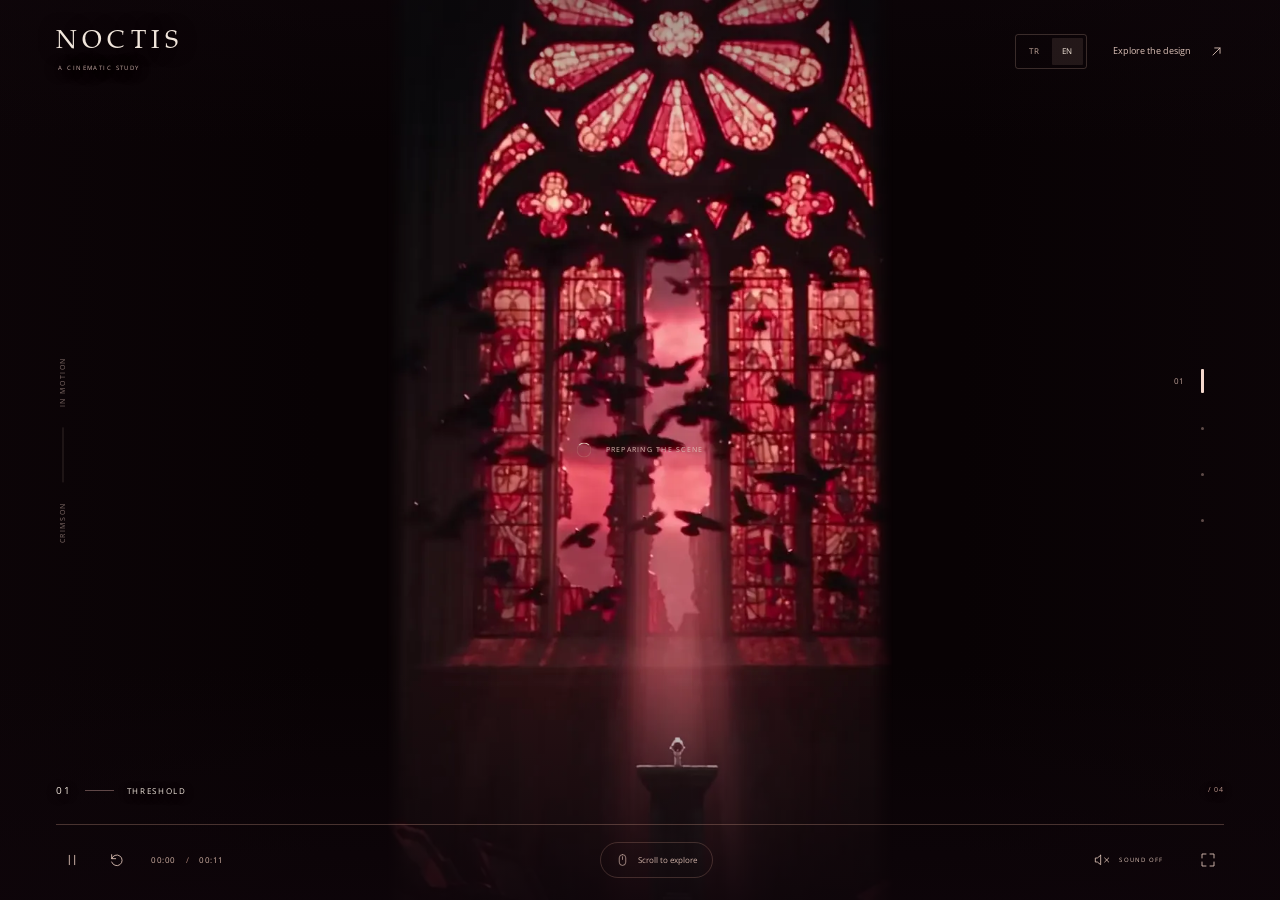
<file: index.html>
<!doctype html>
<html lang="tr">
<head>
  <meta charset="utf-8">
  <meta name="viewport" content="width=device-width,initial-scale=1,viewport-fit=cover">
  <meta name="theme-color" content="#110509">
  <meta name="description" content="Kızıl ışık, hareket eden kuzgunlar ve sinematik bir saat deneyimi. Filmi izle veya kaydırarak sahneleri yönet.">
  <title>NOCTIS — Crimson Film</title>
  <link rel="icon" href="assets/favicon.svg?v=3" type="image/svg+xml">
  <link rel="preload" as="image" href="assets/film-poster.webp">
  <link rel="stylesheet" href="cinematic.css">
  <meta name="application-name" content="NOCTIS">
  <meta name="apple-mobile-web-app-title" content="NOCTIS">
  <meta name="apple-mobile-web-app-capable" content="yes">
  <meta property="og:site_name" content="NOCTIS">
  <link rel="manifest" href="manifest.webmanifest">
  <link rel="apple-touch-icon" href="assets/noctis-192.png">
  <link rel="icon" href="assets/noctis-192.png" type="image/png" sizes="192x192">
  <link rel="stylesheet" href="branding.css">
  <script src="i18n.js?v=3" defer></script>
  <script src="cinematic.js?v=3" defer></script>
</head>
<body>
  <svg class="symbols" aria-hidden="true" xmlns="http://www.w3.org/2000/svg">
    <symbol id="play" viewBox="0 0 24 24"><path d="m8 5 11 7-11 7Z"/></symbol>
    <symbol id="pause" viewBox="0 0 24 24"><path d="M8 5v14M16 5v14"/></symbol>
    <symbol id="muted" viewBox="0 0 24 24"><path d="m10 5-5 4H2v6h3l5 4 0-14Zm6 4 6 6m0-6-6 6"/></symbol>
    <symbol id="sound" viewBox="0 0 24 24"><path d="m10 5-5 4H2v6h3l5 4V5Zm5 3a6 6 0 0 1 0 8m3-11a10 10 0 0 1 0 14"/></symbol>
    <symbol id="replay" viewBox="0 0 24 24"><path d="M4 10a8 8 0 1 1 0 5M4 4v6h6"/></symbol>
    <symbol id="fullscreen" viewBox="0 0 24 24"><path d="M9 3H3v6m12-6h6v6M3 15v6h6m12-6v6h-6"/></symbol>
    <symbol id="arrow" viewBox="0 0 24 24"><path d="M4 12h16m-6-6 6 6-6 6"/></symbol>
    <symbol id="scroll" viewBox="0 0 24 24"><rect x="6" y="2" width="12" height="20" rx="6"/><path d="M12 6v5"/></symbol>
  </svg>
  <main class="film-journey" id="film-journey"><h1 class="sr-only">Crimson — Sinematik saat filmi</h1>
    <div class="cinema" id="cinema">
      <div class="ambient" aria-hidden="true"><canvas id="ambient-canvas" width="180" height="320"></canvas></div>
      <div class="film-frame"><video id="film" autoplay muted loop playsinline preload="auto" poster="assets/film-poster.webp" aria-label="Kızıl bir katedralden saat ve kuzgun detaylarına ilerleyen sinematik reklam filmi"><source src="assets/crimson-film.mp4" type="video/mp4">Bu tarayıcı video oynatmayı desteklemiyor.</video></div>
      <div class="edge-shading" aria-hidden="true"></div><button type="button" class="exit-theatre" id="exit-theatre" aria-label="Sinema görünümünden çık" hidden>GÖRÜNÜMDEN ÇIK <span aria-hidden="true">×</span></button>
      <header class="cinema-header"><a class="brand" href="index.html" aria-label="NOCTIS film başlangıcı">NOCTIS<span>A CINEMATIC STUDY</span></a><div class="header-actions"><nav class="language-switch" data-language-switch aria-label="Dil seçimi"><button type="button" data-language="tr" lang="tr" aria-label="Türkçe" aria-pressed="true">TR</button><button type="button" data-language="en" lang="en" aria-label="English" aria-pressed="false">EN</button></nav><a class="design-link" href="atelier.html#koleksiyon">Tasarımı incele<svg aria-hidden="true"><use href="#arrow"/></svg></a></div></header>
      <div class="side-note" aria-hidden="true"><span>CRIMSON</span><i></i><span>IN MOTION</span></div>
      <div class="center-gate" id="center-gate" hidden><button type="button" id="start-film" class="start-film"><span class="start-circle"><svg aria-hidden="true"><use href="#play"/></svg></span><span>FİLMİ BAŞLAT</span></button></div>
      <div class="film-loading" id="film-loading" role="status"><span></span>SAHNE HAZIRLANIYOR</div>
      <div class="film-error" id="film-error" role="alert" hidden><p>Film yüklenemedi.</p><button type="button" id="retry-film">Yeniden dene</button></div>
      <nav class="scene-list" aria-label="Film sahneleri"><button type="button" data-seek="0" aria-label="Eşik sahnesi" aria-current="step"><span>01</span><i></i></button><button type="button" data-seek="3.4" aria-label="Çan sahnesi"><span>02</span><i></i></button><button type="button" data-seek="4.8" aria-label="Metal sahnesi"><span>03</span><i></i></button><button type="button" data-seek="7.8" aria-label="Kuzgun ve saat sahnesi"><span>04</span><i></i></button></nav>
      <div class="scroll-message" id="scroll-message" hidden><svg aria-hidden="true"><use href="#scroll"/></svg><span>KAYDIR · SAHNE SENİN KONTROLÜNDE</span></div>
      <footer class="film-controls" aria-label="Film kontrolleri">
        <div class="chapter-info"><span id="chapter-number">01</span><span class="short-rule"></span><span id="chapter-name">EŞİK</span><span class="chapter-total">/ 04</span></div>
        <div class="timeline"><label class="sr-only" for="film-progress">Film konumu</label><input id="film-progress" type="range" min="0" max="1000" step="1" value="0" aria-valuetext="0 saniye"><span class="timeline-track" aria-hidden="true"><span id="timeline-fill"></span></span></div>
        <div class="controls-row"><div class="playback-buttons"><button type="button" id="play-toggle" class="icon-button" aria-label="Filmi duraklat"><svg aria-hidden="true"><use href="#pause"/></svg></button><button type="button" id="replay-film" class="icon-button" aria-label="Filmi yeniden başlat"><svg aria-hidden="true"><use href="#replay"/></svg></button><span class="film-time"><span id="current-time">00:00</span><i>/</i><span id="total-time">00:12</span></span></div><button type="button" id="mode-toggle" class="mode-toggle" aria-pressed="false"><svg aria-hidden="true"><use href="#scroll"/></svg><span>Kaydırarak yönet</span></button><div class="right-buttons"><button type="button" id="sound-toggle" class="sound-toggle" aria-label="Filmin sesini aç" aria-pressed="false"><svg aria-hidden="true"><use href="#muted"/></svg><span>SES KAPALI</span></button><button type="button" id="fullscreen-toggle" class="icon-button" aria-label="Tam ekranı aç"><svg aria-hidden="true"><use href="#fullscreen"/></svg></button></div></div>
      </footer>
    </div>
  </main>
  <div class="film-toast" id="film-toast" role="status" aria-live="polite"></div>
  <noscript><div class="no-js">Filmi izlemek için <a href="assets/crimson-film.mp4">videoyu aç</a>.</div></noscript>
</body>
</html>
</file>
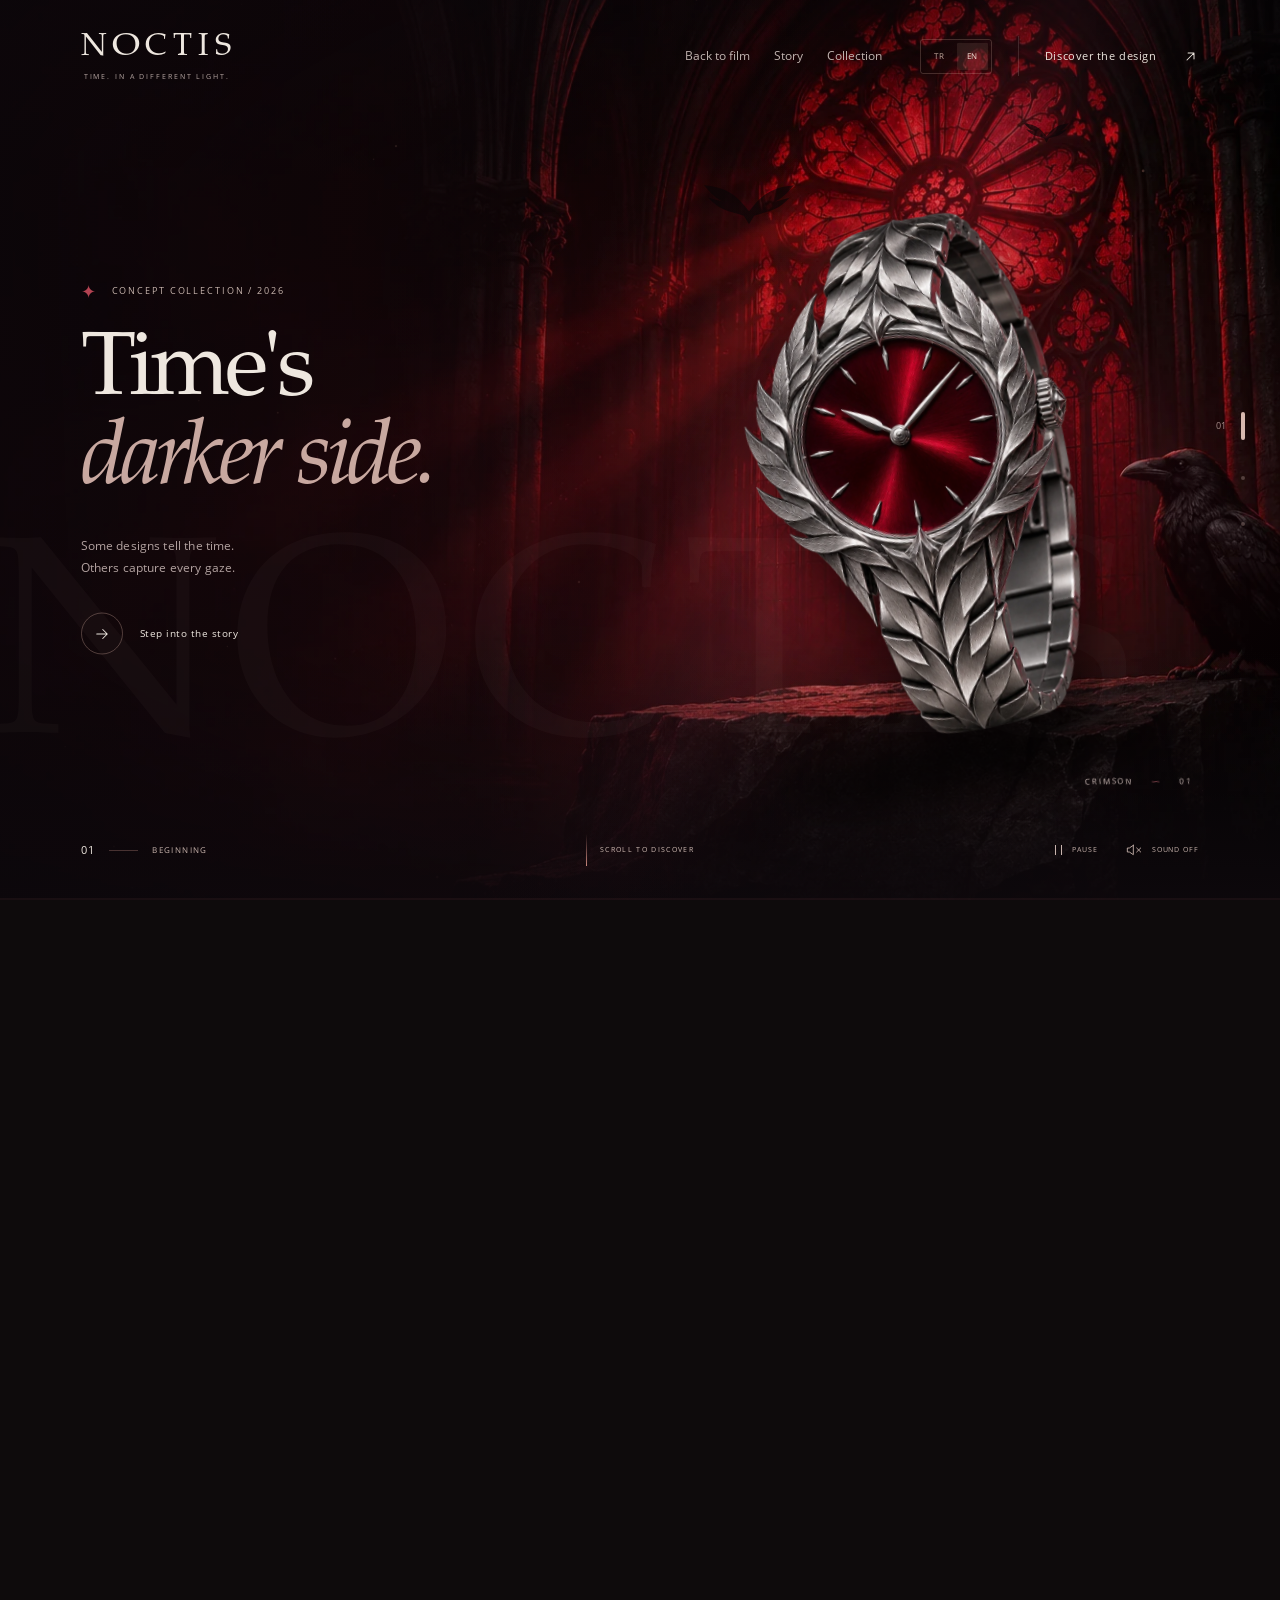
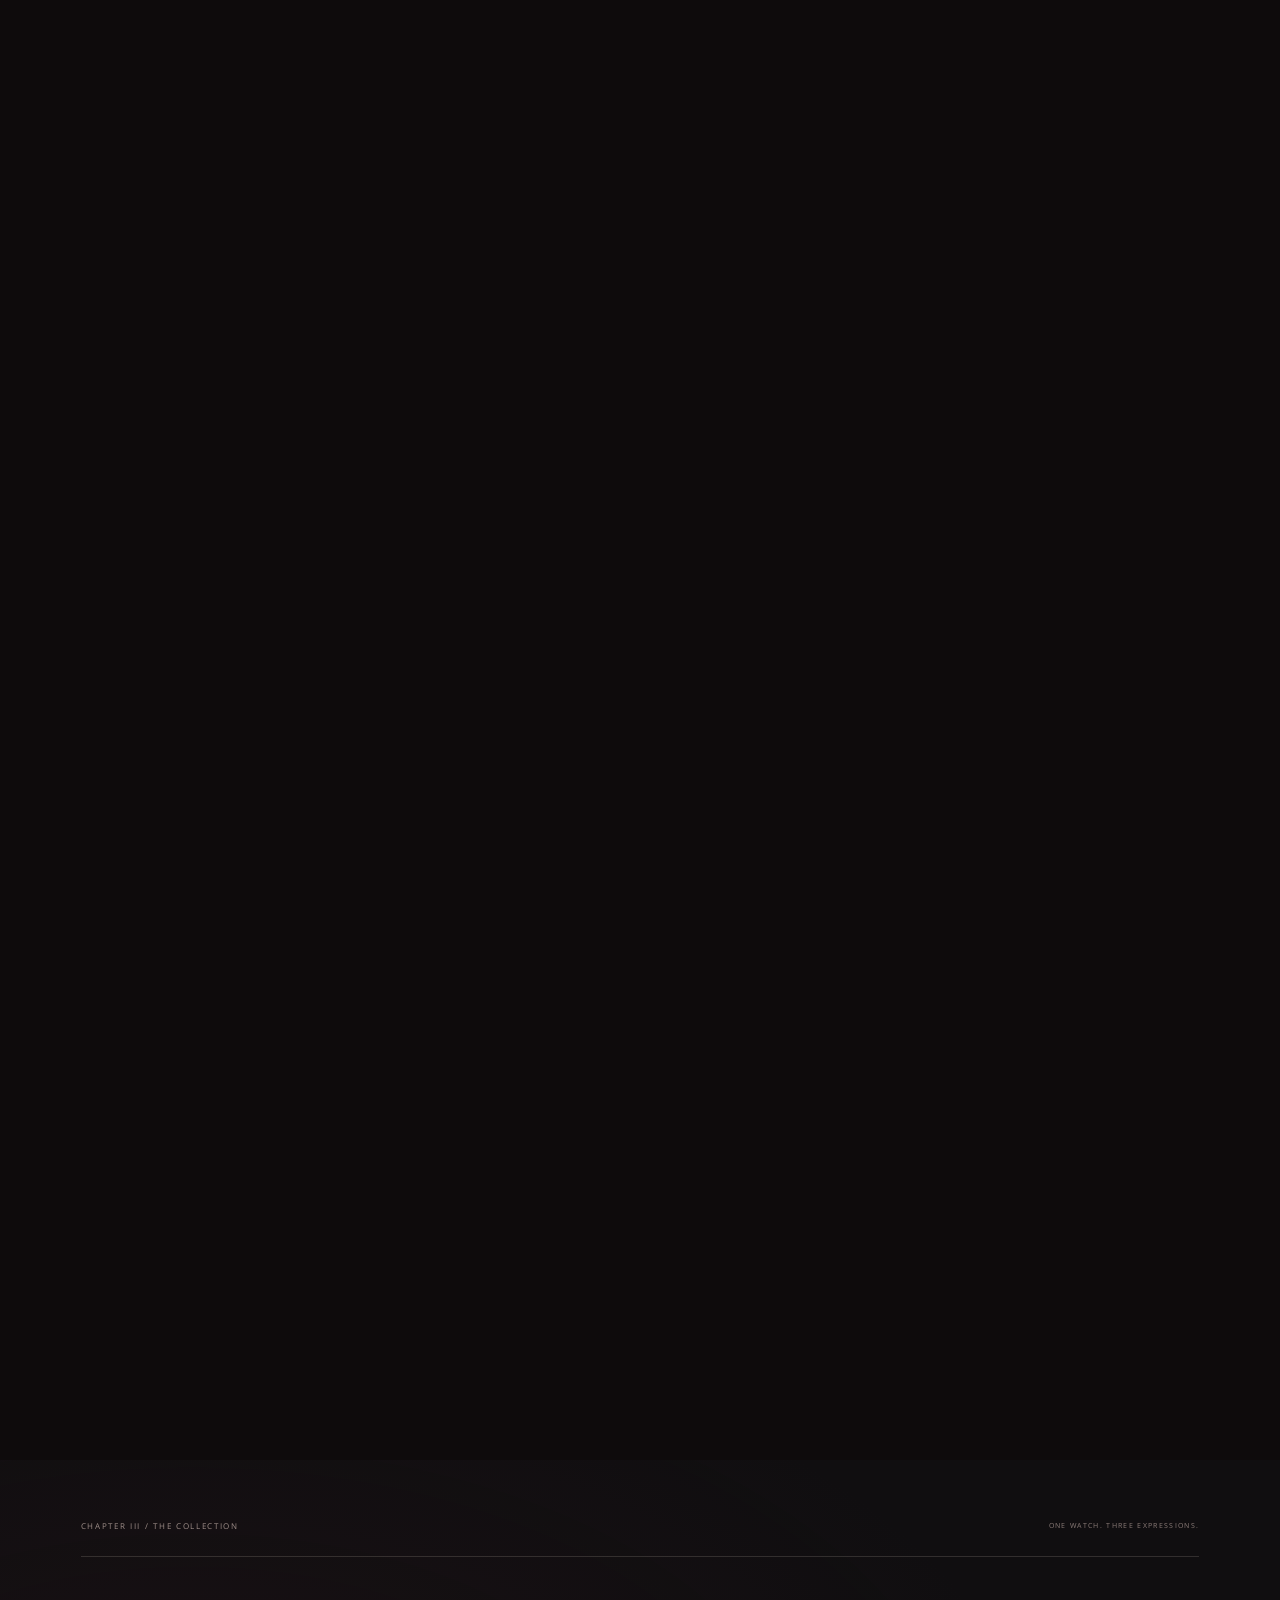
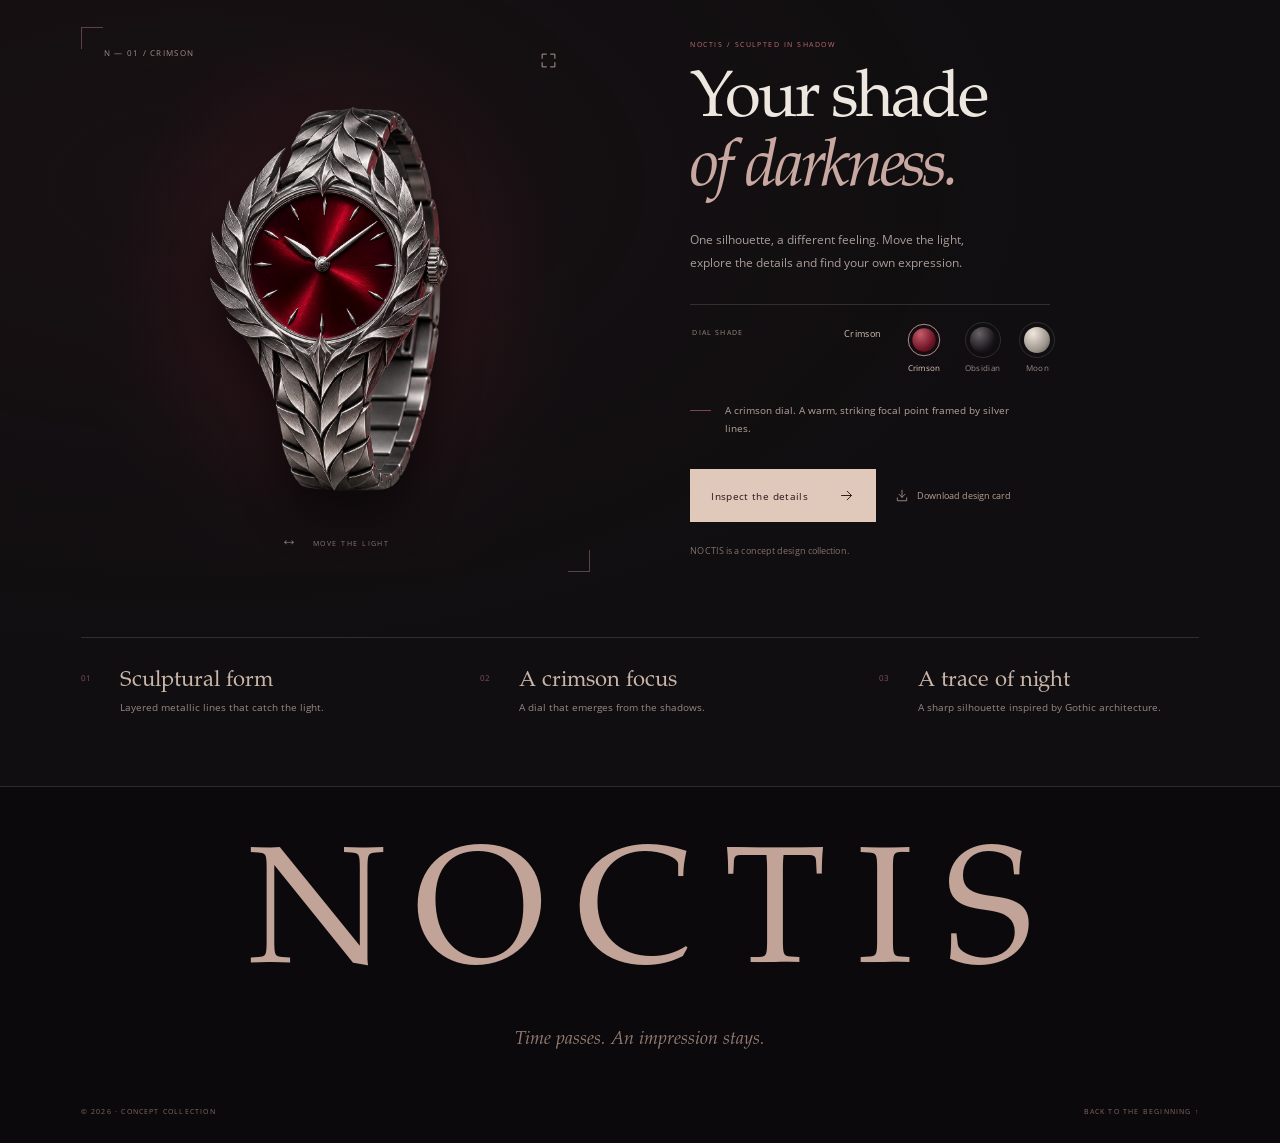
<file: atelier-en.html>
<!doctype html>
<html lang="en">
<head>
  <meta charset="utf-8">
  <meta name="viewport" content="width=device-width, initial-scale=1, viewport-fit=cover">
  <meta name="theme-color" content="#10080a">
  <meta name="description" content="NOCTIS. Gothic lines, crimson light and a sculptural watch. Explore the interactive concept collection.">
  <title>NOCTIS — Design Collection</title>
  <link rel="icon" href="assets/favicon.svg?v=3" type="image/svg+xml">
  <link rel="preload" href="assets/cathedral.webp" as="image" fetchpriority="high">
  <link rel="preload" href="assets/watch.webp" as="image" fetchpriority="high">
  <link rel="stylesheet" href="style.css">
  <meta name="application-name" content="NOCTIS">
  <meta name="apple-mobile-web-app-title" content="NOCTIS">
  <meta name="apple-mobile-web-app-capable" content="yes">
  <meta property="og:site_name" content="NOCTIS">
  <link rel="manifest" href="manifest.webmanifest">
  <link rel="apple-touch-icon" href="assets/noctis-192.png">
  <link rel="icon" href="assets/noctis-192.png" type="image/png" sizes="192x192">
  <link rel="stylesheet" href="branding.css">
  <script src="i18n.js?v=3" defer></script>
  <script src="app.js?v=3" defer></script>
</head>
<body>
  <a class="skip-link" href="#koleksiyon">Skip to collection</a>
  <svg class="svg-library" aria-hidden="true" xmlns="http://www.w3.org/2000/svg">
    <symbol id="i-arrow" viewBox="0 0 24 24"><path d="M5 12h14m-6-6 6 6-6 6"/></symbol>
    <symbol id="i-sound" viewBox="0 0 24 24"><path d="m11 5-6 4H2v6h3l6 4V5Zm4 3a6 6 0 0 1 0 8m3-11a10 10 0 0 1 0 14"/></symbol>
    <symbol id="i-mute" viewBox="0 0 24 24"><path d="m11 5-6 4H2v6h3l6 4V5Zm5 4 6 6m0-6-6 6"/></symbol>
    <symbol id="i-close" viewBox="0 0 24 24"><path d="m6 6 12 12M6 18 18 6"/></symbol>
    <symbol id="i-expand" viewBox="0 0 24 24"><path d="M9 3H3v6m12-6h6v6M3 15v6h6m12-6v6h-6"/></symbol>
    <symbol id="i-download" viewBox="0 0 24 24"><path d="M12 3v12m-5-5 5 5 5-5M4 16v5h16v-5"/></symbol>
    <symbol id="i-star" viewBox="0 0 24 24"><path d="m12 1 2.4 8.6L23 12l-8.6 2.4L12 23l-2.4-8.6L1 12l8.6-2.4Z"/></symbol>
    <symbol id="raven" viewBox="0 0 160 70"><path d="M79 45C63 25 47 4 0 0c12 14 22 24 34 29L8 22c21 24 40 24 63 32l9 15 9-15c23-8 42-8 63-32l-26 7c12-5 22-15 34-29-47 4-63 25-79 45Z"/></symbol>
  </svg>

  <header class="site-header" id="site-header">
    <a class="wordmark" href="#baslangic" aria-label="NOCTIS home">N<span class="logo-orbit">O</span>CTIS<span class="wordmark-sub">TIME. IN A DIFFERENT LIGHT.</span></a>
    <nav class="desktop-nav" aria-label="Main navigation"><a class="text-link" href="en.html">Back to film</a>
      <button type="button" class="text-link" data-goto="1">Story</button>
      <a class="text-link" href="#koleksiyon">Collection</a>
    </nav>
    <div class="header-actions"><nav class="language-switch" data-language-switch aria-label="Choose language"><button type="button" data-language="tr" lang="tr" aria-label="Türkçe" aria-pressed="true">TR</button><button type="button" data-language="en" lang="en" aria-label="English" aria-pressed="false">EN</button></nav><a class="header-cta" href="#koleksiyon">Discover the design <svg aria-hidden="true" class="diagonal-arrow"><use href="#i-arrow"/></svg></a></div>
  </header>

  <main>
    <div class="experience" id="baslangic">
      <div class="stage" id="stage">
        <div class="stage-scenery" aria-hidden="true">
          <div class="architecture"></div>
          <div class="ambient-glow"></div>
          <div class="light-beam"></div>
          <div class="mist mist-one"></div><div class="mist mist-two"></div>
          <canvas id="atmosphere"></canvas>
          <div class="flock">
            <svg class="bird bird-one"><use href="#raven"/></svg>
            <svg class="bird bird-two"><use href="#raven"/></svg>
            <svg class="bird bird-three"><use href="#raven"/></svg>
          </div>
        </div>
        <div class="stage-vignette" aria-hidden="true"></div>
        <div class="giant-lettering" aria-hidden="true">NOCTIS</div>

        <div class="hero-product" id="hero-product" aria-hidden="true">
          <div class="product-halo"></div>
          <div class="watch-float"><img src="assets/watch.webp" alt="" width="1024" height="1024" fetchpriority="high" draggable="false"></div>
          <div class="product-shadow"></div>
          <span class="product-caption">CRIMSON <span>—</span> 01</span>
        </div>

        <div class="scene-copy active" data-copy="0">
          <div class="eyebrow"><span class="tiny-cross">✦</span> CONCEPT COLLECTION / 2026</div>
          <h1>Time's<br><em>darker side.</em></h1>
          <p>Some designs tell the time.<br>Others capture every gaze.</p>
          <button type="button" class="discover-link" data-goto="1"><span class="round-arrow"><svg><use href="#i-arrow"/></svg></span>Step into the story</button>
        </div>
        <div class="scene-copy" data-copy="1" aria-hidden="true" inert>
          <div class="eyebrow"><span class="tiny-cross">✦</span> CHAPTER I / THE THRESHOLD</div>
          <h2>Born from<br><em>silence.</em></h2>
          <p>The shadow of stone. The trace of a wing.<br>Crimson light emerging from the dark.</p>
          <button type="button" class="discover-link" data-goto="2"><span class="round-arrow"><svg><use href="#i-arrow"/></svg></span>Follow the light</button>
        </div>
        <div class="scene-copy" data-copy="2" aria-hidden="true" inert>
          <div class="eyebrow"><span class="tiny-cross">✦</span> CHAPTER II / CHARACTER</div>
          <h2>Imperfect.<br><em>Unforgettable.</em></h2>
          <p>Sculptural lines. Sharp reflections.<br>A different expression at every angle.</p>
          <a class="discover-link" href="#koleksiyon"><span class="round-arrow"><svg><use href="#i-arrow"/></svg></span>Find your shade</a>
        </div>

        <aside class="chapter-nav" aria-label="Choose a scene">
          <button type="button" data-goto="0" aria-label="Scene one: Beginning" aria-current="step"><span>01</span><i></i></button>
          <button type="button" data-goto="1" aria-label="Scene two: Threshold"><span>02</span><i></i></button>
          <button type="button" data-goto="2" aria-label="Scene three: Character"><span>03</span><i></i></button>
        </aside>

        <div class="stage-bottom">
          <div class="scene-index"><span id="scene-number">01</span><span class="index-rule"></span><span id="scene-title">BEGINNING</span></div>
          <button type="button" class="scroll-hint" id="scroll-next"><span class="scroll-line"></span>SCROLL TO DISCOVER</button>
          <div class="experience-controls">
            <button type="button" class="motion-toggle" id="motion-toggle" aria-label="Pause motion" aria-pressed="false"><span class="pause-bars" aria-hidden="true"></span><span class="motion-label">PAUSE</span></button>
            <button type="button" class="sound-toggle" id="sound-toggle" aria-label="Enable ambient sound" aria-pressed="false"><svg><use href="#i-mute"/></svg><span>SOUND OFF</span></button>
          </div>
        </div>
        <div class="experience-progress" aria-hidden="true"><span id="experience-progress"></span></div>
      </div>
    </div>

    <section class="collection" id="koleksiyon" aria-labelledby="collection-title">
      <div class="section-heading"><span class="eyebrow">CHAPTER III / THE COLLECTION</span><span class="edition-note">ONE WATCH. THREE EXPRESSIONS.</span></div>
      <div class="collection-layout">
        <div class="product-viewer" id="product-viewer" data-tone="crimson">
          <span class="viewer-corner corner-top"></span><span class="viewer-corner corner-bottom"></span>
          <span class="viewer-code" id="viewer-code">N — 01 / CRIMSON</span>
          <div class="viewer-light"></div>
          <div class="viewer-watch" id="viewer-watch"><img class="tone-watch" src="assets/watch.webp" alt="NOCTIS concept watch with a crimson dial and sculptural metal details" width="1024" height="1024" loading="lazy" draggable="false"></div>
          <button type="button" class="expand-button" id="open-viewer" aria-label="Open the watch viewer"><svg><use href="#i-expand"/></svg></button>
          <span class="viewer-hint"><span aria-hidden="true">↔</span> MOVE THE LIGHT</span>
        </div>
        <div class="collection-copy">
          <span class="eyebrow small-red">NOCTIS / SCULPTED IN SHADOW</span>
          <h2 id="collection-title">Your shade<br><em>of darkness.</em></h2>
          <p class="collection-intro">One silhouette, a different feeling. Move the light, explore the details and find your own expression.</p>
          <fieldset class="tone-picker">
            <legend>DIAL SHADE <span id="tone-name">Crimson</span></legend>
            <label class="tone-option" title="Crimson — Red"><input type="radio" name="tone" value="crimson" checked><span class="swatch swatch-crimson"></span><span>Crimson</span></label>
            <label class="tone-option" title="Obsidian — Black"><input type="radio" name="tone" value="obsidian"><span class="swatch swatch-obsidian"></span><span>Obsidian</span></label>
            <label class="tone-option" title="Moon — Silver"><input type="radio" name="tone" value="moon"><span class="swatch swatch-moon"></span><span>Moon</span></label>
          </fieldset>
          <div class="design-note" id="design-note"><span class="note-line"></span><p>A crimson dial. A warm, striking focal point framed by silver lines.</p></div>
          <div class="collection-actions"><button type="button" class="solid-button" id="detail-button">Inspect the details<svg><use href="#i-arrow"/></svg></button><button type="button" class="save-button" id="save-card"><svg><use href="#i-download"/></svg><span>Download design card</span></button></div>
          <p class="concept-note">NOCTIS is a concept design collection.</p>
        </div>
      </div>
      <div class="design-details">
        <div><span class="detail-index">01</span><h3>Sculptural form</h3><p>Layered metallic lines that catch the light.</p></div>
        <div><span class="detail-index">02</span><h3>A crimson focus</h3><p>A dial that emerges from the shadows.</p></div>
        <div><span class="detail-index">03</span><h3>A trace of night</h3><p>A sharp silhouette inspired by Gothic architecture.</p></div>
      </div>
    </section>

    <footer class="site-footer"><a class="footer-wordmark" href="#baslangic">NOCTIS</a><p>Time passes. An impression stays.</p><div><span>© 2026 · CONCEPT COLLECTION</span><a href="#baslangic">BACK TO THE BEGINNING ↑</a></div></footer>
  </main>

  <dialog class="detail-dialog" id="detail-dialog" aria-labelledby="detail-title">
    <div class="dialog-header"><span class="wordmark">NOCTIS</span><button type="button" class="close-button" id="close-dialog" aria-label="Close the viewer"><svg><use href="#i-close"/></svg></button></div>
    <div class="dialog-image-area" id="dialog-image-area"><div class="dialog-glow"></div><img class="tone-watch" id="detail-image" src="assets/watch.webp" alt="An enlarged view of the NOCTIS concept watch" width="1024" height="1024" draggable="false"></div>
    <div class="dialog-tools"><div><span class="eyebrow">FORM / LIGHT / DETAIL</span><h2 id="detail-title">Crimson</h2></div><label class="zoom-control" for="zoom-range">ZOOM IN<input id="zoom-range" type="range" min="100" max="180" step="5" value="100" aria-label="Product zoom level"><output id="zoom-value">100%</output></label><button type="button" class="reset-view" id="reset-view">Reset view ↺</button></div>
  </dialog>
  <div class="toast" id="toast" role="status" aria-live="polite"></div>
  <noscript><div class="noscript">Enable JavaScript for scene transitions and product controls. You can view the collection below.</div></noscript>
</body>
</html>
</file>
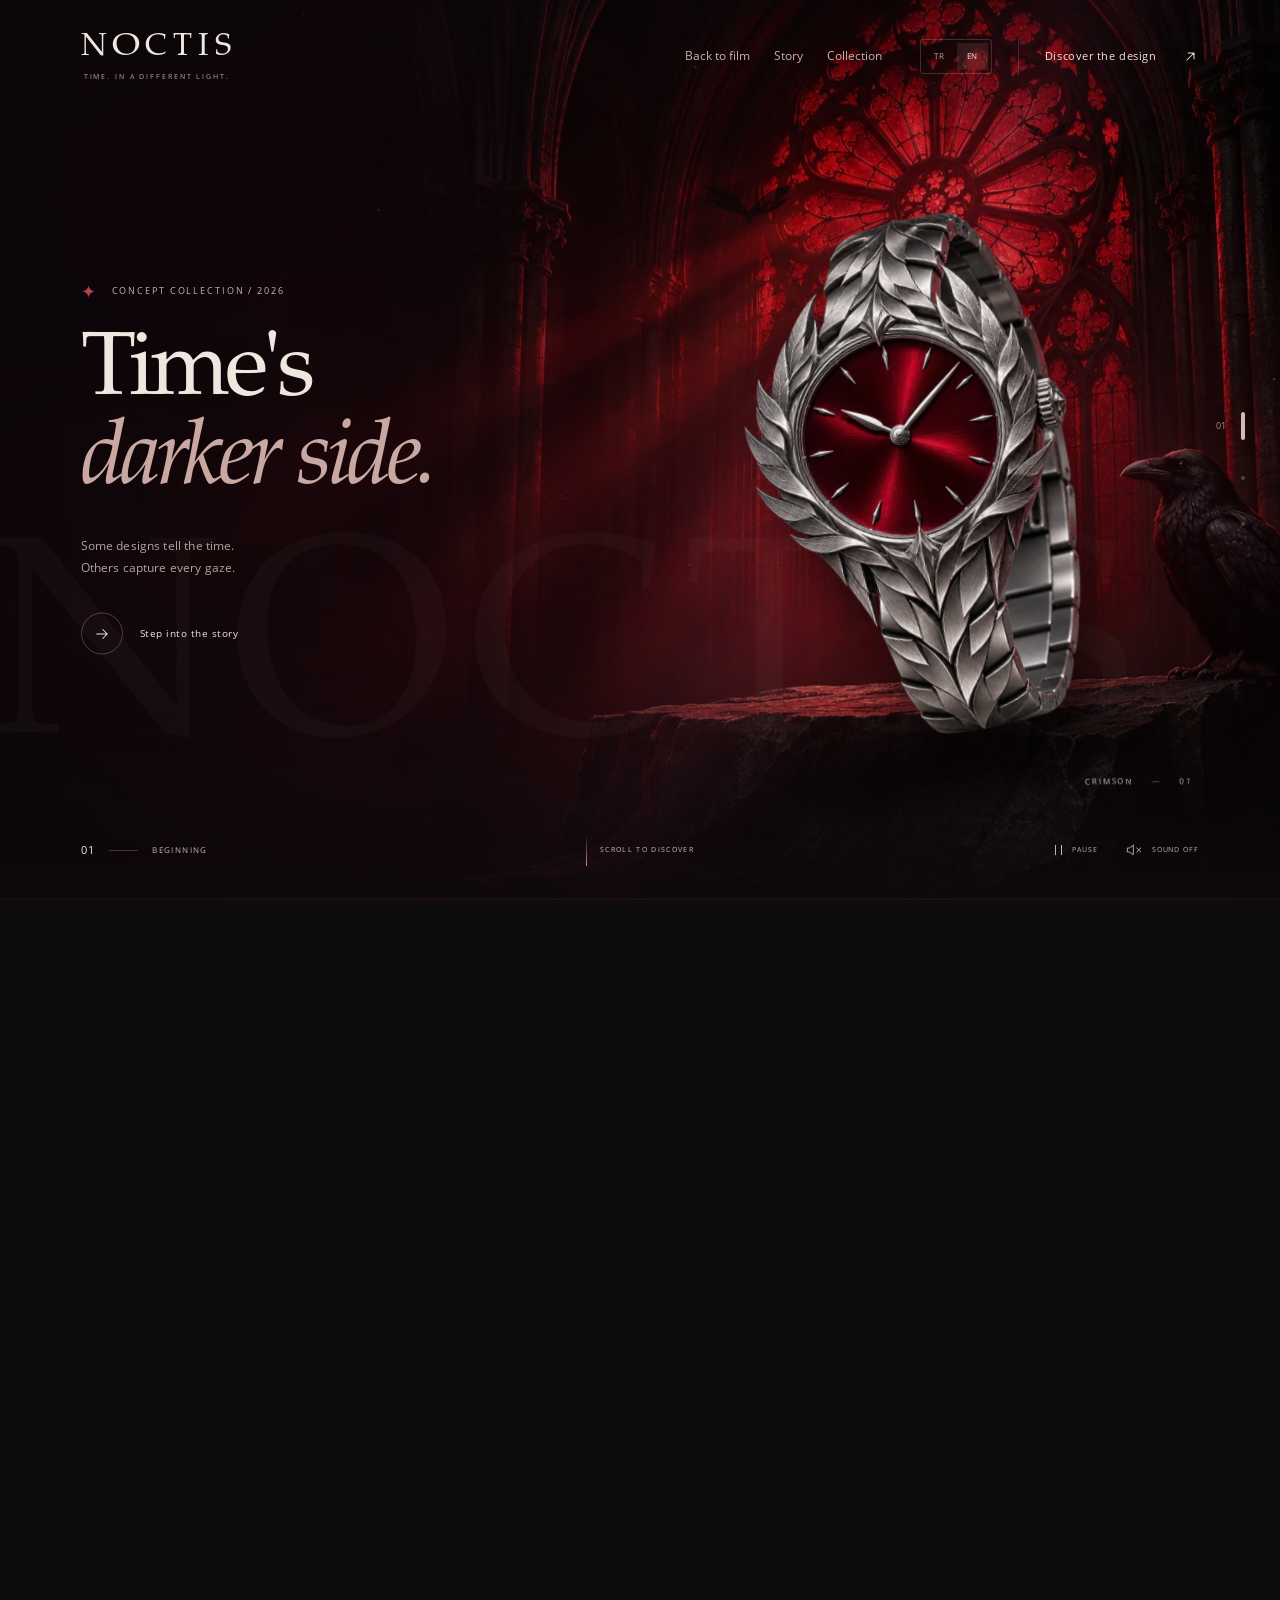
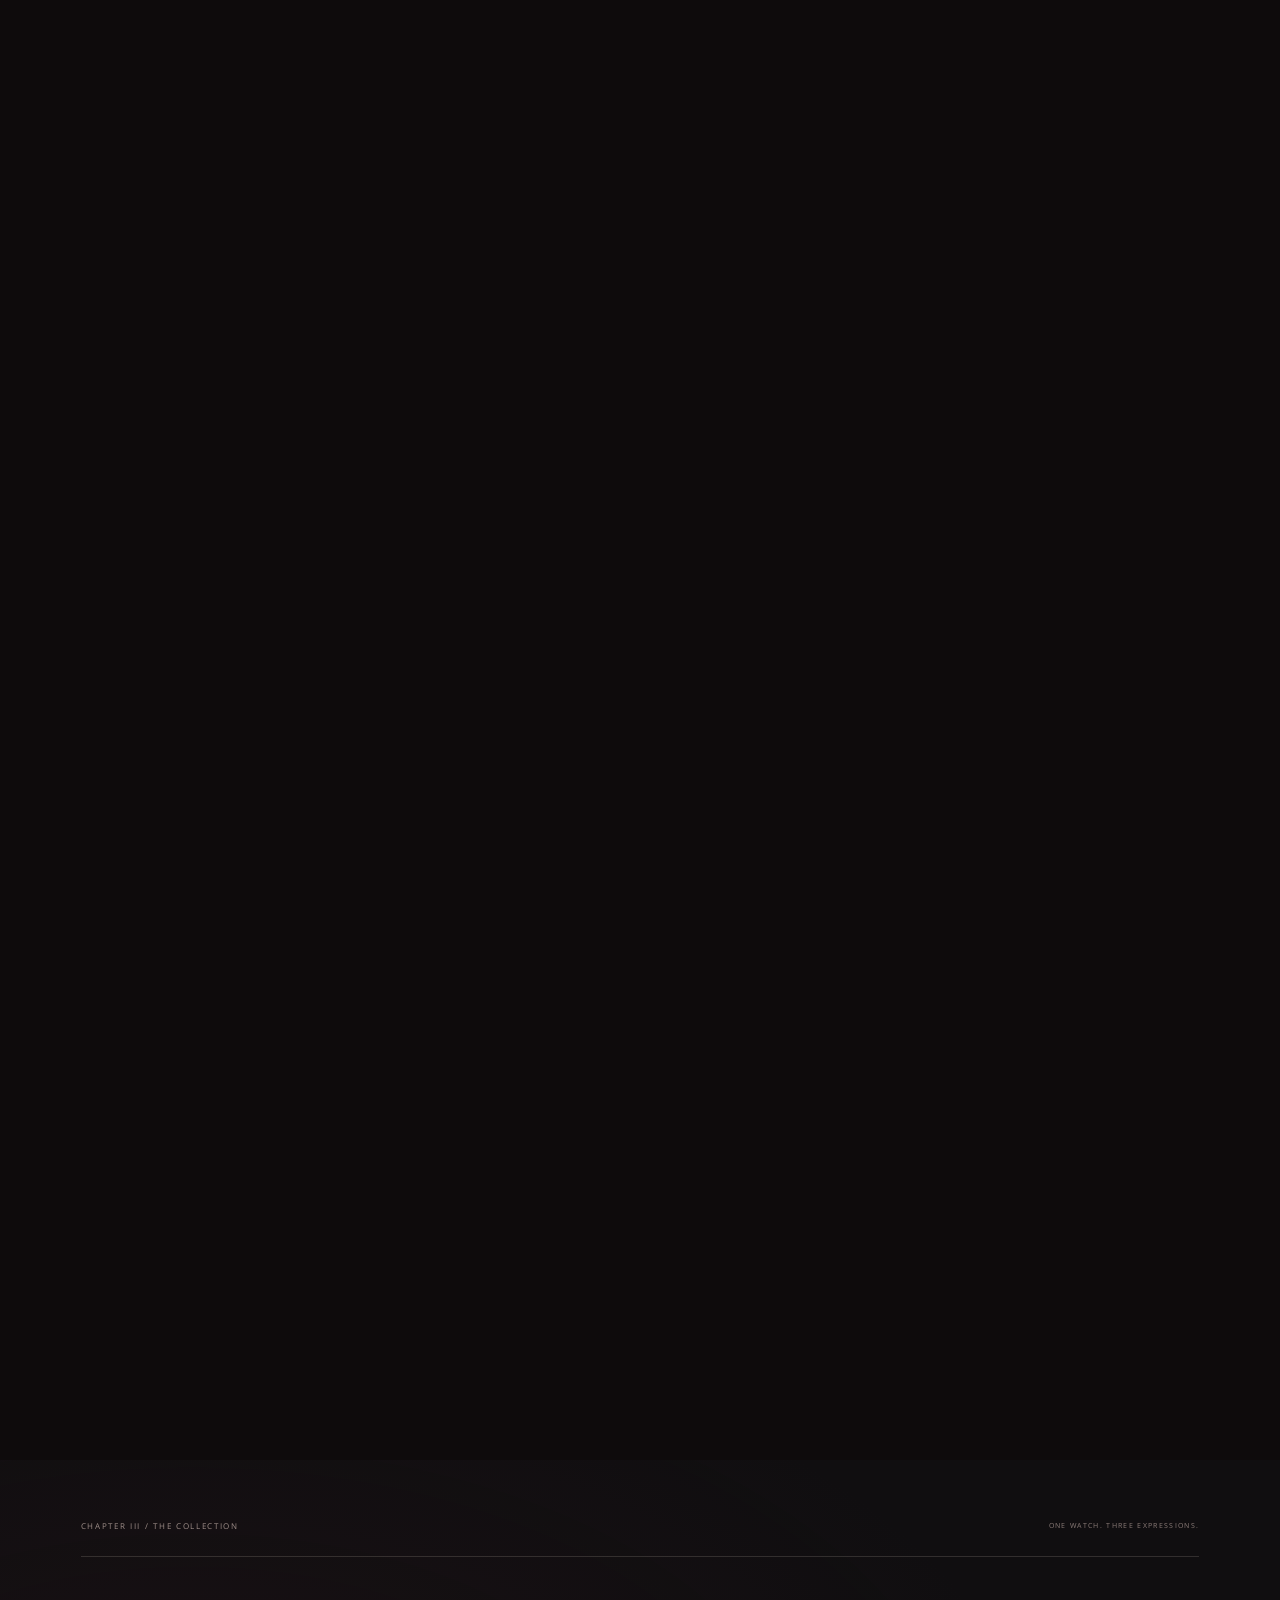
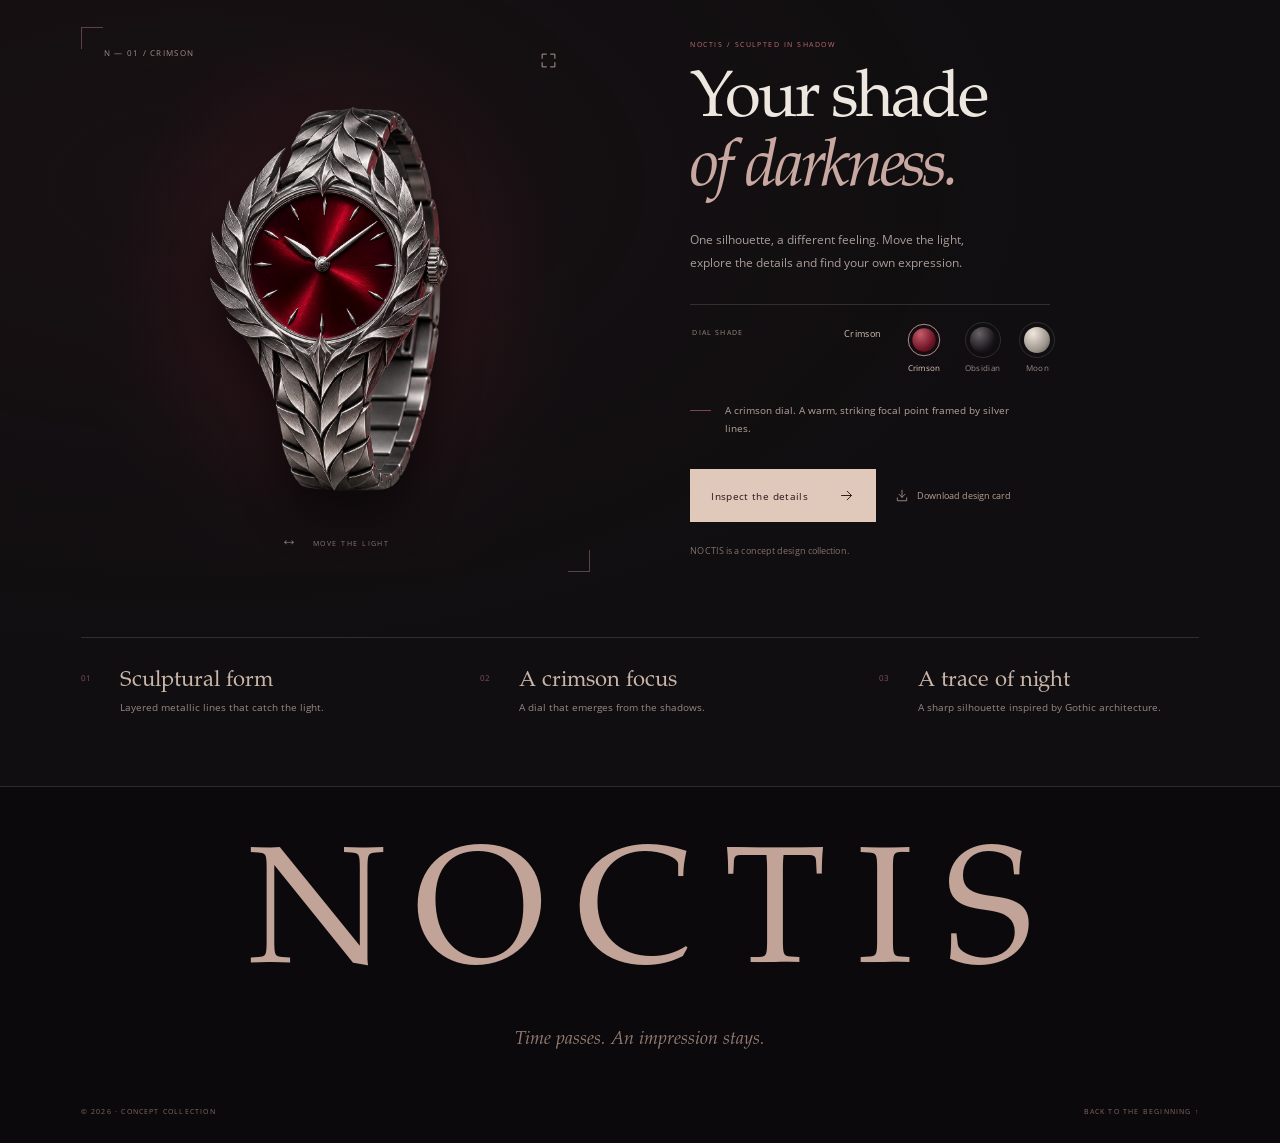
<file: atelier.html>
<!doctype html>
<html lang="tr">
<head>
  <meta charset="utf-8">
  <meta name="viewport" content="width=device-width, initial-scale=1, viewport-fit=cover">
  <meta name="theme-color" content="#10080a">
  <meta name="description" content="NOCTIS. Gotik çizgiler, kızıl ışık ve heykelsi bir saat. Etkileşimli konsept koleksiyonunu keşfedin.">
  <title>NOCTIS — Tasarım koleksiyonu</title>
  <link rel="icon" href="assets/favicon.svg?v=3" type="image/svg+xml">
  <link rel="preload" href="assets/cathedral.webp" as="image" fetchpriority="high">
  <link rel="preload" href="assets/watch.webp" as="image" fetchpriority="high">
  <link rel="stylesheet" href="style.css">
  <meta name="application-name" content="NOCTIS">
  <meta name="apple-mobile-web-app-title" content="NOCTIS">
  <meta name="apple-mobile-web-app-capable" content="yes">
  <meta property="og:site_name" content="NOCTIS">
  <link rel="manifest" href="manifest.webmanifest">
  <link rel="apple-touch-icon" href="assets/noctis-192.png">
  <link rel="icon" href="assets/noctis-192.png" type="image/png" sizes="192x192">
  <link rel="stylesheet" href="branding.css">
  <script src="i18n.js?v=3" defer></script>
  <script src="app.js?v=3" defer></script>
</head>
<body>
  <a class="skip-link" href="#koleksiyon">Koleksiyona geç</a>
  <svg class="svg-library" aria-hidden="true" xmlns="http://www.w3.org/2000/svg">
    <symbol id="i-arrow" viewBox="0 0 24 24"><path d="M5 12h14m-6-6 6 6-6 6"/></symbol>
    <symbol id="i-sound" viewBox="0 0 24 24"><path d="m11 5-6 4H2v6h3l6 4V5Zm4 3a6 6 0 0 1 0 8m3-11a10 10 0 0 1 0 14"/></symbol>
    <symbol id="i-mute" viewBox="0 0 24 24"><path d="m11 5-6 4H2v6h3l6 4V5Zm5 4 6 6m0-6-6 6"/></symbol>
    <symbol id="i-close" viewBox="0 0 24 24"><path d="m6 6 12 12M6 18 18 6"/></symbol>
    <symbol id="i-expand" viewBox="0 0 24 24"><path d="M9 3H3v6m12-6h6v6M3 15v6h6m12-6v6h-6"/></symbol>
    <symbol id="i-download" viewBox="0 0 24 24"><path d="M12 3v12m-5-5 5 5 5-5M4 16v5h16v-5"/></symbol>
    <symbol id="i-star" viewBox="0 0 24 24"><path d="m12 1 2.4 8.6L23 12l-8.6 2.4L12 23l-2.4-8.6L1 12l8.6-2.4Z"/></symbol>
    <symbol id="raven" viewBox="0 0 160 70"><path d="M79 45C63 25 47 4 0 0c12 14 22 24 34 29L8 22c21 24 40 24 63 32l9 15 9-15c23-8 42-8 63-32l-26 7c12-5 22-15 34-29-47 4-63 25-79 45Z"/></symbol>
  </svg>

  <header class="site-header" id="site-header">
    <a class="wordmark" href="#baslangic" aria-label="NOCTIS başlangıç">N<span class="logo-orbit">O</span>CTIS<span class="wordmark-sub">TIME. IN A DIFFERENT LIGHT.</span></a>
    <nav class="desktop-nav" aria-label="Ana menü"><a class="text-link" href="index.html">Filme dön</a>
      <button type="button" class="text-link" data-goto="1">Hikâye</button>
      <a class="text-link" href="#koleksiyon">Koleksiyon</a>
    </nav>
    <div class="header-actions"><nav class="language-switch" data-language-switch aria-label="Dil seçimi"><button type="button" data-language="tr" lang="tr" aria-label="Türkçe" aria-pressed="true">TR</button><button type="button" data-language="en" lang="en" aria-label="English" aria-pressed="false">EN</button></nav><a class="header-cta" href="#koleksiyon">Tasarımı keşfet <svg aria-hidden="true" class="diagonal-arrow"><use href="#i-arrow"/></svg></a></div>
  </header>

  <main>
    <div class="experience" id="baslangic">
      <div class="stage" id="stage">
        <div class="stage-scenery" aria-hidden="true">
          <div class="architecture"></div>
          <div class="ambient-glow"></div>
          <div class="light-beam"></div>
          <div class="mist mist-one"></div><div class="mist mist-two"></div>
          <canvas id="atmosphere"></canvas>
          <div class="flock">
            <svg class="bird bird-one"><use href="#raven"/></svg>
            <svg class="bird bird-two"><use href="#raven"/></svg>
            <svg class="bird bird-three"><use href="#raven"/></svg>
          </div>
        </div>
        <div class="stage-vignette" aria-hidden="true"></div>
        <div class="giant-lettering" aria-hidden="true">NOCTIS</div>

        <div class="hero-product" id="hero-product" aria-hidden="true">
          <div class="product-halo"></div>
          <div class="watch-float"><img src="assets/watch.webp" alt="" width="1024" height="1024" fetchpriority="high" draggable="false"></div>
          <div class="product-shadow"></div>
          <span class="product-caption">CRIMSON <span>—</span> 01</span>
        </div>

        <div class="scene-copy active" data-copy="0">
          <div class="eyebrow"><span class="tiny-cross">✦</span> KONSEPT KOLEKSİYON / 2026</div>
          <h1>Zamanın<br><em>karanlık yüzü.</em></h1>
          <p>Bazı tasarımlar zamanı gösterir.<br>Bazıları bütün bakışları üzerine çeker.</p>
          <button type="button" class="discover-link" data-goto="1"><span class="round-arrow"><svg><use href="#i-arrow"/></svg></span>Hikâyeye adım at</button>
        </div>
        <div class="scene-copy" data-copy="1" aria-hidden="true" inert>
          <div class="eyebrow"><span class="tiny-cross">✦</span> I. BÖLÜM / EŞİK</div>
          <h2>Sessizlikten<br><em>doğan.</em></h2>
          <p>Taşın gölgesi. Bir kanadın izi.<br>Karanlığın içinden süzülen kızıl ışık.</p>
          <button type="button" class="discover-link" data-goto="2"><span class="round-arrow"><svg><use href="#i-arrow"/></svg></span>Işığı takip et</button>
        </div>
        <div class="scene-copy" data-copy="2" aria-hidden="true" inert>
          <div class="eyebrow"><span class="tiny-cross">✦</span> II. BÖLÜM / KARAKTER</div>
          <h2>Kusursuz değil.<br><em>Unutulmaz.</em></h2>
          <p>Heykelsi çizgiler. Keskin yansımalar.<br>Her açıda başka bir ifade.</p>
          <a class="discover-link" href="#koleksiyon"><span class="round-arrow"><svg><use href="#i-arrow"/></svg></span>Kendi tonunu bul</a>
        </div>

        <aside class="chapter-nav" aria-label="Sahne seçimi">
          <button type="button" data-goto="0" aria-label="Birinci sahne: Başlangıç" aria-current="step"><span>01</span><i></i></button>
          <button type="button" data-goto="1" aria-label="İkinci sahne: Eşik"><span>02</span><i></i></button>
          <button type="button" data-goto="2" aria-label="Üçüncü sahne: Karakter"><span>03</span><i></i></button>
        </aside>

        <div class="stage-bottom">
          <div class="scene-index"><span id="scene-number">01</span><span class="index-rule"></span><span id="scene-title">BAŞLANGIÇ</span></div>
          <button type="button" class="scroll-hint" id="scroll-next"><span class="scroll-line"></span>KEŞFETMEK İÇİN KAYDIR</button>
          <div class="experience-controls">
            <button type="button" class="motion-toggle" id="motion-toggle" aria-label="Hareketleri duraklat" aria-pressed="false"><span class="pause-bars" aria-hidden="true"></span><span class="motion-label">DURAKLAT</span></button>
            <button type="button" class="sound-toggle" id="sound-toggle" aria-label="Ortam sesini aç" aria-pressed="false"><svg><use href="#i-mute"/></svg><span>SES KAPALI</span></button>
          </div>
        </div>
        <div class="experience-progress" aria-hidden="true"><span id="experience-progress"></span></div>
      </div>
    </div>

    <section class="collection" id="koleksiyon" aria-labelledby="collection-title">
      <div class="section-heading"><span class="eyebrow">III. BÖLÜM / KOLEKSİYON</span><span class="edition-note">BİR SAAT. ÜÇ AYRI İFADE.</span></div>
      <div class="collection-layout">
        <div class="product-viewer" id="product-viewer" data-tone="crimson">
          <span class="viewer-corner corner-top"></span><span class="viewer-corner corner-bottom"></span>
          <span class="viewer-code" id="viewer-code">N — 01 / CRIMSON</span>
          <div class="viewer-light"></div>
          <div class="viewer-watch" id="viewer-watch"><img class="tone-watch" src="assets/watch.webp" alt="Kızıl kadranlı, sivri metal detaylı NOCTIS konsept saati" width="1024" height="1024" loading="lazy" draggable="false"></div>
          <button type="button" class="expand-button" id="open-viewer" aria-label="Saati tam ekranda incele"><svg><use href="#i-expand"/></svg></button>
          <span class="viewer-hint"><span aria-hidden="true">↔</span> IŞIĞI HAREKET ETTİR</span>
        </div>
        <div class="collection-copy">
          <span class="eyebrow small-red">NOCTIS / SCULPTED IN SHADOW</span>
          <h2 id="collection-title">Karanlığın<br><em>senin tonun.</em></h2>
          <p class="collection-intro">Aynı silüet, farklı bir his. Işığı değiştir, ayrıntılara yaklaş ve sana ait ifadeyi bul.</p>
          <fieldset class="tone-picker">
            <legend>KADRAN TONU <span id="tone-name">Crimson</span></legend>
            <label class="tone-option" title="Crimson — Kızıl"><input type="radio" name="tone" value="crimson" checked><span class="swatch swatch-crimson"></span><span>Crimson</span></label>
            <label class="tone-option" title="Obsidian — Siyah"><input type="radio" name="tone" value="obsidian"><span class="swatch swatch-obsidian"></span><span>Obsidian</span></label>
            <label class="tone-option" title="Moon — Gümüş"><input type="radio" name="tone" value="moon"><span class="swatch swatch-moon"></span><span>Moon</span></label>
          </fieldset>
          <div class="design-note" id="design-note"><span class="note-line"></span><p>Kızıl bir kadran. Gümüş çizgiler arasında sıcak ve güçlü bir odak.</p></div>
          <div class="collection-actions"><button type="button" class="solid-button" id="detail-button">Yakından incele<svg><use href="#i-arrow"/></svg></button><button type="button" class="save-button" id="save-card"><svg><use href="#i-download"/></svg><span>Tasarım kartını indir</span></button></div>
          <p class="concept-note">NOCTIS bir konsept tasarım koleksiyonudur.</p>
        </div>
      </div>
      <div class="design-details">
        <div><span class="detail-index">01</span><h3>Heykelsi form</h3><p>Işığı yakalayan katmanlı metal çizgiler.</p></div>
        <div><span class="detail-index">02</span><h3>Kızıl bir odak</h3><p>Gölgeler arasından belirginleşen bir kadran.</p></div>
        <div><span class="detail-index">03</span><h3>Gecenin izi</h3><p>Gotik mimariden gelen keskin bir silüet.</p></div>
      </div>
    </section>

    <footer class="site-footer"><a class="footer-wordmark" href="#baslangic">NOCTIS</a><p>Zaman geçer. İz kalır.</p><div><span>© 2026 · KONSEPT KOLEKSİYON</span><a href="#baslangic">BAŞLANGICA DÖN ↑</a></div></footer>
  </main>

  <dialog class="detail-dialog" id="detail-dialog" aria-labelledby="detail-title">
    <div class="dialog-header"><span class="wordmark">NOCTIS</span><button type="button" class="close-button" id="close-dialog" aria-label="İncelemeyi kapat"><svg><use href="#i-close"/></svg></button></div>
    <div class="dialog-image-area" id="dialog-image-area"><div class="dialog-glow"></div><img class="tone-watch" id="detail-image" src="assets/watch.webp" alt="NOCTIS konsept saatin büyütülmüş görünümü" width="1024" height="1024" draggable="false"></div>
    <div class="dialog-tools"><div><span class="eyebrow">FORM / IŞIK / AYRINTI</span><h2 id="detail-title">Crimson</h2></div><label class="zoom-control" for="zoom-range">YAKINLAŞTIR<input id="zoom-range" type="range" min="100" max="180" step="5" value="100" aria-label="Ürüne yakınlaşma oranı"><output id="zoom-value">100%</output></label><button type="button" class="reset-view" id="reset-view">Görünümü sıfırla ↺</button></div>
  </dialog>
  <div class="toast" id="toast" role="status" aria-live="polite"></div>
  <noscript><div class="noscript">Sahne geçişleri ve ürün kontrolleri için JavaScript'i etkinleştirin. Koleksiyon aşağıda görüntülenebilir.</div></noscript>
</body>
</html>
</file>
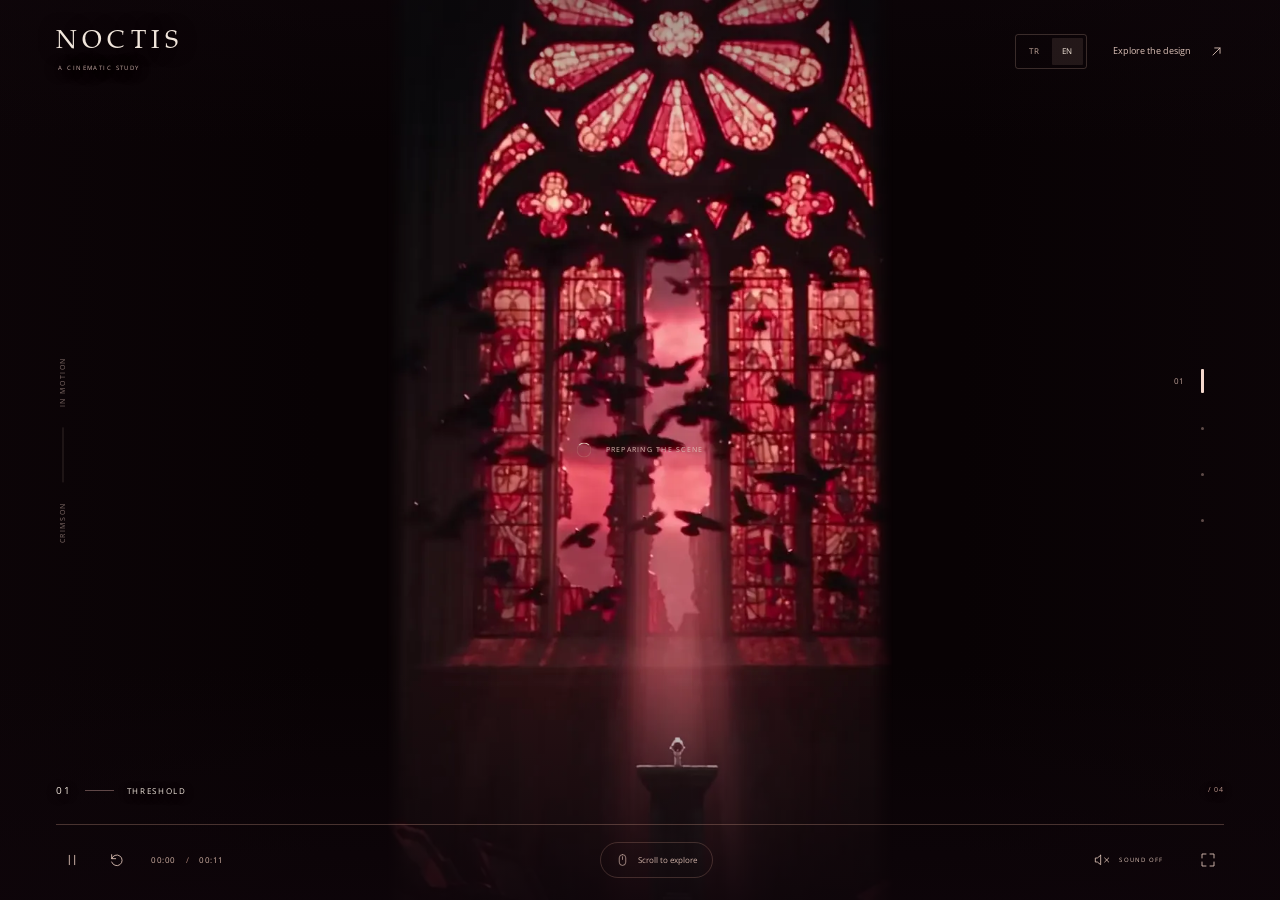
<file: en.html>
<!doctype html>
<html lang="en">
<head>
  <meta charset="utf-8">
  <meta name="viewport" content="width=device-width,initial-scale=1,viewport-fit=cover">
  <meta name="theme-color" content="#110509">
  <meta name="description" content="Crimson light, ravens in motion and a cinematic watch experience. Watch the film or scroll to control the scenes.">
  <title>NOCTIS — Crimson Film</title>
  <link rel="icon" href="assets/favicon.svg?v=3" type="image/svg+xml">
  <link rel="preload" as="image" href="assets/film-poster.webp">
  <link rel="stylesheet" href="cinematic.css">
  <meta name="application-name" content="NOCTIS">
  <meta name="apple-mobile-web-app-title" content="NOCTIS">
  <meta name="apple-mobile-web-app-capable" content="yes">
  <meta property="og:site_name" content="NOCTIS">
  <link rel="manifest" href="manifest.webmanifest">
  <link rel="apple-touch-icon" href="assets/noctis-192.png">
  <link rel="icon" href="assets/noctis-192.png" type="image/png" sizes="192x192">
  <link rel="stylesheet" href="branding.css">
  <script src="i18n.js?v=3" defer></script>
  <script src="cinematic.js?v=3" defer></script>
</head>
<body>
  <svg class="symbols" aria-hidden="true" xmlns="http://www.w3.org/2000/svg">
    <symbol id="play" viewBox="0 0 24 24"><path d="m8 5 11 7-11 7Z"/></symbol>
    <symbol id="pause" viewBox="0 0 24 24"><path d="M8 5v14M16 5v14"/></symbol>
    <symbol id="muted" viewBox="0 0 24 24"><path d="m10 5-5 4H2v6h3l5 4 0-14Zm6 4 6 6m0-6-6 6"/></symbol>
    <symbol id="sound" viewBox="0 0 24 24"><path d="m10 5-5 4H2v6h3l5 4V5Zm5 3a6 6 0 0 1 0 8m3-11a10 10 0 0 1 0 14"/></symbol>
    <symbol id="replay" viewBox="0 0 24 24"><path d="M4 10a8 8 0 1 1 0 5M4 4v6h6"/></symbol>
    <symbol id="fullscreen" viewBox="0 0 24 24"><path d="M9 3H3v6m12-6h6v6M3 15v6h6m12-6v6h-6"/></symbol>
    <symbol id="arrow" viewBox="0 0 24 24"><path d="M4 12h16m-6-6 6 6-6 6"/></symbol>
    <symbol id="scroll" viewBox="0 0 24 24"><rect x="6" y="2" width="12" height="20" rx="6"/><path d="M12 6v5"/></symbol>
  </svg>
  <main class="film-journey" id="film-journey"><h1 class="sr-only">Crimson — A cinematic watch film</h1>
    <div class="cinema" id="cinema">
      <div class="ambient" aria-hidden="true"><canvas id="ambient-canvas" width="180" height="320"></canvas></div>
      <div class="film-frame"><video id="film" autoplay muted loop playsinline preload="auto" poster="assets/film-poster.webp" aria-label="A cinematic film moving through a crimson cathedral to close-ups of a watch and ravens"><source src="assets/crimson-film.mp4" type="video/mp4">Your browser does not support video playback.</video></div>
      <div class="edge-shading" aria-hidden="true"></div><button type="button" class="exit-theatre" id="exit-theatre" aria-label="Exit cinema view" hidden>EXIT CINEMA VIEW <span aria-hidden="true">×</span></button>
      <header class="cinema-header"><a class="brand" href="en.html" aria-label="NOCTIS film home">NOCTIS<span>A CINEMATIC STUDY</span></a><div class="header-actions"><nav class="language-switch" data-language-switch aria-label="Choose language"><button type="button" data-language="tr" lang="tr" aria-label="Türkçe" aria-pressed="true">TR</button><button type="button" data-language="en" lang="en" aria-label="English" aria-pressed="false">EN</button></nav><a class="design-link" href="atelier-en.html#koleksiyon">Explore the design<svg aria-hidden="true"><use href="#arrow"/></svg></a></div></header>
      <div class="side-note" aria-hidden="true"><span>CRIMSON</span><i></i><span>IN MOTION</span></div>
      <div class="center-gate" id="center-gate" hidden><button type="button" id="start-film" class="start-film"><span class="start-circle"><svg aria-hidden="true"><use href="#play"/></svg></span><span>PLAY THE FILM</span></button></div>
      <div class="film-loading" id="film-loading" role="status"><span></span>PREPARING THE SCENE</div>
      <div class="film-error" id="film-error" role="alert" hidden><p>The film could not be loaded.</p><button type="button" id="retry-film">Try again</button></div>
      <nav class="scene-list" aria-label="Film scenes"><button type="button" data-seek="0" aria-label="Threshold scene" aria-current="step"><span>01</span><i></i></button><button type="button" data-seek="3.4" aria-label="Bell scene"><span>02</span><i></i></button><button type="button" data-seek="4.8" aria-label="Metal scene"><span>03</span><i></i></button><button type="button" data-seek="7.8" aria-label="Raven and watch scene"><span>04</span><i></i></button></nav>
      <div class="scroll-message" id="scroll-message" hidden><svg aria-hidden="true"><use href="#scroll"/></svg><span>SCROLL · CONTROL THE SCENE</span></div>
      <footer class="film-controls" aria-label="Film controls">
        <div class="chapter-info"><span id="chapter-number">01</span><span class="short-rule"></span><span id="chapter-name">THRESHOLD</span><span class="chapter-total">/ 04</span></div>
        <div class="timeline"><label class="sr-only" for="film-progress">Film position</label><input id="film-progress" type="range" min="0" max="1000" step="1" value="0" aria-valuetext="0 saniye"><span class="timeline-track" aria-hidden="true"><span id="timeline-fill"></span></span></div>
        <div class="controls-row"><div class="playback-buttons"><button type="button" id="play-toggle" class="icon-button" aria-label="Pause film"><svg aria-hidden="true"><use href="#pause"/></svg></button><button type="button" id="replay-film" class="icon-button" aria-label="Restart film"><svg aria-hidden="true"><use href="#replay"/></svg></button><span class="film-time"><span id="current-time">00:00</span><i>/</i><span id="total-time">00:12</span></span></div><button type="button" id="mode-toggle" class="mode-toggle" aria-pressed="false"><svg aria-hidden="true"><use href="#scroll"/></svg><span>Scroll to explore</span></button><div class="right-buttons"><button type="button" id="sound-toggle" class="sound-toggle" aria-label="Unmute film" aria-pressed="false"><svg aria-hidden="true"><use href="#muted"/></svg><span>SOUND OFF</span></button><button type="button" id="fullscreen-toggle" class="icon-button" aria-label="Enter fullscreen"><svg aria-hidden="true"><use href="#fullscreen"/></svg></button></div></div>
      </footer>
    </div>
  </main>
  <div class="film-toast" id="film-toast" role="status" aria-live="polite"></div>
  <noscript><div class="no-js">To watch the film, <a href="assets/crimson-film.mp4">open the video</a>.</div></noscript>
</body>
</html>
</file>
<file: cinematic.css>
@font-face{font-family:Noctis Serif;src:url('assets/editorial.otf') format('opentype');font-weight:400;font-display:swap}
@font-face{font-family:Noctis Sans;src:url('assets/sans.ttf') format('truetype');font-weight:400;font-display:swap}
:root{--paper:#f1e6dc;--muted:#bda9a2;--accent:#b03c51;--sans:'Noctis Sans',Arial,sans-serif;--serif:'Noctis Serif',Georgia,serif;color-scheme:dark}
*{box-sizing:border-box}html{margin:0;background:#100608;scroll-behavior:auto}body{margin:0;background:#100608;color:var(--paper);font:12px/1.5 var(--sans);overflow-x:hidden}button,a,input{-webkit-tap-highlight-color:transparent}button,input{font:inherit}button{border:0;background:none;color:inherit;cursor:pointer}a{color:inherit;text-decoration:none}button:focus-visible,a:focus-visible,input:focus-visible{outline:2px solid #e293a2;outline-offset:6px}button svg,a svg,.scroll-message svg{width:20px;height:20px;fill:none;stroke:currentColor;stroke-width:1.3;stroke-linecap:round;stroke-linejoin:round;display:block}.symbols{position:absolute;width:0;height:0;overflow:hidden}.sr-only{position:absolute;width:1px;height:1px;padding:0;margin:-1px;overflow:hidden;clip:rect(0,0,0,0);white-space:nowrap;border:0}[hidden]{display:none!important}
.film-journey{height:100svh;min-height:470px}.cinema{height:100svh;min-height:470px;position:sticky;top:0;isolation:isolate;overflow:hidden;background:#120509}.ambient{position:absolute;inset:-12%;z-index:-3;overflow:hidden;background:#2a0d15 url('assets/film-poster.webp') center/cover no-repeat;filter:blur(65px);opacity:.5;transform:scale(1.15)}.ambient canvas{width:100%;height:100%;object-fit:cover}.film-frame{position:absolute;inset:0;display:flex;justify-content:center;align-items:center;z-index:-2}.film-frame video{display:block;width:auto;height:100%;max-width:100%;object-fit:contain;mask-image:linear-gradient(90deg,transparent,#000 4%,#000 96%,transparent);-webkit-mask-image:linear-gradient(90deg,transparent,#000 4%,#000 96%,transparent)}.edge-shading{position:absolute;inset:0;z-index:-1;pointer-events:none;background:linear-gradient(0deg,#0e050ad4,transparent 26%,transparent 84%,#10070c66),linear-gradient(90deg,#10070b77,transparent 25%,transparent 75%,#10070b77)}.cinema-header{position:absolute;left:4.4vw;right:4.4vw;top:30px;display:flex;align-items:center;justify-content:space-between;gap:20px;transition:opacity .5s}.brand{font:400 25px/1 var(--serif);letter-spacing:.22em;text-shadow:0 1px 18px #0008}.brand span{display:block;font:6px var(--sans);letter-spacing:.24em;margin-top:9px;margin-left:2px;color:#c5a9a3}.design-link{display:flex;align-items:center;gap:18px;font-size:9px;color:#e0c5bb;padding:12px 0}.design-link svg{width:15px;height:15px;transform:rotate(-45deg);transition:transform .3s}.design-link:hover svg{transform:translate(2px,-2px) rotate(-45deg)}.side-note{position:absolute;top:50%;left:4.5vw;writing-mode:vertical-rl;transform:translateY(-50%) rotate(180deg);display:flex;align-items:center;gap:20px;font-size:7px;letter-spacing:.23em;color:#bda39b;opacity:.65}.side-note i{height:55px;width:1px;background:#c1a29a55}.scene-list{position:absolute;right:4.5vw;top:50%;transform:translateY(-50%);display:grid;gap:13px;z-index:2}.scene-list button{display:flex;align-items:center;gap:17px;min-width:48px;min-height:33px;padding:6px 0;color:#bea098;font-size:8px}.scene-list span{opacity:0;transition:opacity .3s}.scene-list i{display:block;width:3px;height:3px;background:#d2afa56b;border-radius:50%;transition:height .35s,border-radius .35s}.scene-list button[aria-current] i{height:24px;border-radius:1px;background:#f4d8cd}.scene-list button[aria-current] span,.scene-list button:hover span{opacity:1}.center-gate{position:absolute;inset:0;display:grid;place-items:center;background:#0c040820;z-index:3;pointer-events:none}.start-film{display:flex;align-items:center;flex-direction:column;gap:17px;font-size:8px;letter-spacing:.2em;pointer-events:auto}.start-circle{width:80px;height:80px;display:grid;place-items:center;border-radius:50%;border:1px solid #f2d7c966;background:#190a0b55;backdrop-filter:blur(8px);transition:background .3s}.start-circle svg{fill:currentColor;width:22px;margin-left:4px;stroke-width:0}.start-film:hover .start-circle{background:#74233877}.film-loading{position:absolute;top:50%;left:50%;transform:translate(-50%,-50%);display:flex;align-items:center;gap:14px;font-size:7px;letter-spacing:.18em;color:#ddbab3}.film-loading>span{width:15px;height:15px;border:1px solid #c7998844;border-top-color:#dec1b3;border-radius:50%;animation:spin 1.2s linear infinite}.film-error{position:absolute;inset:0;z-index:6;background:#19090dde;display:flex;justify-content:center;align-items:center;flex-direction:column;gap:15px;font-size:13px}.film-error button{padding:10px 20px;border:1px solid #bc8c8b66;font-size:11px}.scroll-message{position:absolute;left:50%;bottom:157px;transform:translateX(-50%);display:flex;align-items:center;gap:10px;font-size:7px;letter-spacing:.17em;color:#f2d0c1;white-space:nowrap;text-shadow:0 2px 15px #000}.scroll-message svg{width:14px;height:20px}.film-controls{position:absolute;z-index:5;left:4.4vw;right:4.4vw;bottom:max(21px,env(safe-area-inset-bottom));transition:opacity .5s}.chapter-info{display:flex;align-items:center;gap:13px;font-size:8px;letter-spacing:.21em;margin-bottom:15px;text-shadow:0 2px 10px #000}.chapter-info>span:first-child{font-size:10px}.chapter-total{font-size:7px;letter-spacing:.1em;color:#bc968c;margin-left:auto}.short-rule{width:29px;height:1px;background:#ddaca766}.timeline{position:relative;height:22px;margin-bottom:6px;display:grid;align-items:center}.timeline input{position:absolute;z-index:2;inset:0;width:100%;height:22px;margin:0;padding:0;appearance:none;background:transparent;cursor:pointer;outline-offset:1px}.timeline input::-webkit-slider-thumb{appearance:none;width:8px;height:8px;border-radius:50%;background:#efc6b8;opacity:0;transition:opacity .2s}.timeline input::-moz-range-thumb{width:8px;height:8px;border:0;border-radius:50%;background:#efc6b8}.timeline input:hover::-webkit-slider-thumb,.timeline input:focus-visible::-webkit-slider-thumb{opacity:1}.timeline-track{display:block;position:absolute;left:0;right:0;height:1px;background:#d59e8b4d;pointer-events:none}.timeline-track>span{width:0;height:100%;display:block;background:#e4b2a3;box-shadow:0 0 10px #da535666}.controls-row{display:flex;align-items:center;justify-content:space-between;gap:30px;min-height:38px}.playback-buttons{display:flex;align-items:center;gap:13px}.icon-button{width:32px;height:32px;display:grid;place-items:center;color:#e2c6ba;transition:color .25s,background .25s}.icon-button svg{width:16px;height:16px}.icon-button:hover{color:#fff0e5;background:#edc9ad11}.film-time{font-size:8px;letter-spacing:.06em;font-variant-numeric:tabular-nums;color:#d5b5a7;display:flex;gap:10px;margin-left:5px}.film-time i{font-style:normal;color:#a78075}.mode-toggle{display:flex;align-items:center;gap:9px;font-size:8px;color:#d0b2a8;padding:9px 15px;border:1px solid #ba8b7e44;border-radius:30px;transition:background .3s,border-color .3s}.mode-toggle svg{width:13px;height:16px}.mode-toggle:hover,.mode-toggle[aria-pressed="true"]{background:#b14a5425;border-color:#d8958b88}.right-buttons{display:flex;align-items:center;gap:23px}.sound-toggle{display:flex;align-items:center;gap:9px;color:#dac0b4;font-size:6px;letter-spacing:.17em;min-height:35px}.sound-toggle svg{width:16px;height:16px}.sound-toggle[aria-pressed="true"]{color:#ffe7d8}.sound-toggle:disabled{opacity:.4;cursor:default}.film-toast{position:fixed;z-index:20;bottom:150px;left:50%;transform:translate(-50%,10px);max-width:88vw;white-space:nowrap;padding:11px 18px;font-size:10px;background:#e7c9bb;color:#251019;box-shadow:0 5px 30px #0004;opacity:0;visibility:hidden;transition:all .25s}.film-toast.visible{opacity:1;visibility:visible;transform:translate(-50%,0)}.no-js{position:fixed;bottom:10px;left:20px;font-size:12px}.no-js a{text-decoration:underline}.scroll-mode .film-journey{height:calc(100svh + 2600px)}.scroll-mode .cinema{position:sticky}.scroll-mode #play-toggle{opacity:.4}.ui-resting .cinema-header{opacity:.4}.ui-resting .film-controls{opacity:.45}.cinema:hover .film-controls:focus-within,.film-controls:hover,.cinema-header:hover{opacity:1}
@keyframes spin{to{transform:rotate(360deg)}}
@media(min-aspect-ratio:2/1){.film-frame video{height:100%;max-width:none}.ambient{filter:blur(80px)}}
@media(max-width:700px){.film-journey,.cinema{min-height:530px}.cinema-header{top:max(22px,env(safe-area-inset-top));left:6vw;right:6vw}.brand{font-size:22px}.brand span{font-size:5px;letter-spacing:.19em;margin-top:7px}.design-link{font-size:7px;gap:10px}.design-link svg{width:13px}.film-frame{inset:0}.film-frame video{width:100%;height:100%;max-width:none;object-fit:cover;mask-image:none;-webkit-mask-image:none}.ambient{display:none}.edge-shading{background:linear-gradient(0deg,#0e050bd4,transparent 24%,transparent 86%,#10070b55)}.side-note{display:none}.scene-list{right:5.7vw;top:49%;gap:7px}.scene-list button{font-size:6px;gap:10px;min-width:31px;min-height:33px}.scene-list button[aria-current] i{height:20px}.film-controls{left:6vw;right:6vw;bottom:max(19px,env(safe-area-inset-bottom))}.chapter-info{font-size:7px;gap:10px;margin-bottom:9px}.chapter-info>span:first-child{font-size:9px}.short-rule{width:21px}.chapter-total{font-size:6px}.controls-row{gap:7px;flex-wrap:wrap}.playback-buttons{gap:3px;flex:1}.icon-button{width:31px;height:35px}.icon-button svg{width:16px}.film-time{font-size:7px;gap:7px;margin-left:5px}.right-buttons{gap:9px}.sound-toggle{font-size:5px;gap:7px}.sound-toggle svg{width:15px}.mode-toggle{order:3;font-size:7px;padding:8px 14px;margin:10px auto 0}.mode-toggle svg{width:11px;height:14px}.ui-resting .film-controls{opacity:.75}.ui-resting .cinema-header{opacity:.7}.scroll-message{bottom:184px;font-size:6px;gap:7px;letter-spacing:.1em}.scroll-message svg{width:12px}.film-toast{bottom:195px;white-space:normal;width:max-content;font-size:9px;text-align:center}.start-circle{width:64px;height:64px}.start-film{font-size:7px;gap:15px}.film-loading{font-size:6px;gap:9px;white-space:nowrap}}
@media(max-height:560px) and (min-width:701px){.cinema-header{top:15px}.film-controls{bottom:11px}.chapter-info{margin-bottom:4px}.brand{font-size:20px}.brand span{font-size:5px}.film-journey,.cinema{min-height:380px}.scroll-message{bottom:132px}}
@media(prefers-reduced-motion:reduce){*,*::before,*::after{transition-duration:.01ms!important;animation-duration:.01ms!important;animation-iteration-count:1!important}.ambient canvas{display:none}.ui-resting .film-controls,.ui-resting .cinema-header{opacity:1}}

.exit-theatre{position:absolute;z-index:10;top:max(25px,env(safe-area-inset-top));right:5vw;display:flex;align-items:center;gap:13px;font-size:7px;letter-spacing:.13em;color:#f5d6cb;padding:10px 15px;background:#16070966;backdrop-filter:blur(8px);border:1px solid #d9b2a344}.exit-theatre span{font-size:20px;line-height:1}.theatre-mode .cinema-header,.theatre-mode .side-note,.theatre-mode .scene-list,.theatre-mode .film-controls,.theatre-mode .scroll-message{visibility:hidden;pointer-events:none}.theatre-mode .edge-shading{opacity:.25}
</file>
<file: branding.css>
.header-actions{display:flex;align-items:center;gap:26px;flex-shrink:0}.language-switch{display:flex;align-items:center;gap:2px;border:1px solid #c8a29440;padding:3px;border-radius:3px;flex-shrink:0}.language-switch button{font:8px/1.2 'Noctis Sans',Arial,sans-serif;letter-spacing:.08em;padding:8px 9px;min-height:27px;min-width:31px;color:#c4a89c;border:0;border-radius:1px;background:transparent;cursor:pointer}.language-switch button[aria-pressed="true"]{color:#f6e9dd;background:#c5a08b22}.language-switch button:hover{color:#fff0e5}.language-switch button:focus-visible{outline:2px solid #df8d9b;outline-offset:3px}.site-header .desktop-nav{gap:24px;margin-right:0}.theatre-mode .language-switch{visibility:hidden}
@media(max-width:700px){.header-actions{gap:13px}.language-switch{padding:2px;gap:0}.language-switch button{padding:6px;min-width:25px;min-height:26px;font-size:7px}.cinema-header .design-link{font-size:7px;gap:8px}.site-header .wordmark{font-size:22px}.site-header .wordmark-sub{font-size:5px;letter-spacing:.13em}.site-header .header-cta{font-size:7px;gap:10px;padding-left:10px}.site-header .header-actions{gap:10px}}
@media(max-width:380px){.cinema-header .brand{font-size:20px}.cinema-header .brand span{font-size:4.5px}.cinema-header .design-link{font-size:6px;gap:6px}.site-header .wordmark{font-size:20px}.site-header .header-cta{font-size:6px;gap:8px}.header-actions{gap:9px}}
</file>
<file: style.css>
@font-face{font-family:Noctis Serif;src:url('assets/editorial.otf') format('opentype');font-style:normal;font-weight:400;font-display:swap}
@font-face{font-family:Noctis Serif;src:url('assets/editorial-italic.otf') format('opentype');font-style:italic;font-weight:400;font-display:swap}
@font-face{font-family:Noctis Sans;src:url('assets/sans.ttf') format('truetype');font-weight:400;font-display:swap}
:root{--ink:#0e0b0c;--paper:#eee7df;--muted:#aaa09d;--red:#a93747;--red-bright:#d65b65;--line:rgba(237,224,214,.15);--serif:'Noctis Serif',Georgia,serif;--sans:'Noctis Sans',Arial,sans-serif;--page-pad:6.3vw;--scene-progress:0;--pointer-x:0;--pointer-y:0;color-scheme:dark}
*{box-sizing:border-box}html{scroll-behavior:smooth;scroll-padding-top:90px}body{margin:0;background:var(--ink);color:var(--paper);font:14px/1.6 var(--sans);-webkit-font-smoothing:antialiased}body.dialog-open{overflow:hidden}a{color:inherit;text-decoration:none}button,input{font:inherit}button{color:inherit;cursor:pointer}button,a,input{-webkit-tap-highlight-color:transparent}button{border:0;background:none}button svg,a svg{width:21px;height:21px;fill:none;stroke:currentColor;stroke-width:1.35;stroke-linecap:round;stroke-linejoin:round;flex-shrink:0}button:focus-visible,a:focus-visible,input:focus-visible{outline:2px solid var(--red-bright);outline-offset:7px}::selection{background:#8f2539;color:white}img{display:block;max-width:100%}.svg-library{position:absolute;width:0;height:0;overflow:hidden}.skip-link{position:fixed;top:-100px;left:20px;z-index:100;padding:12px 20px;background:var(--paper);color:var(--ink)}.skip-link:focus{top:15px}
.site-header{position:absolute;z-index:20;top:0;left:0;right:0;height:112px;padding:24px var(--page-pad);display:flex;justify-content:space-between;align-items:center;gap:38px}.wordmark{font-family:var(--serif);font-size:31px;letter-spacing:.2em;line-height:1;position:relative}.wordmark-sub{display:block;font:7px/1 var(--sans);letter-spacing:.27em;margin:10px 0 0 3px;color:#b9a9a5}.logo-orbit{display:inline-block;transform:scaleX(1.15);margin:0 1px}.desktop-nav{display:flex;gap:38px;margin-left:auto;margin-right:20px}.text-link{font-size:12px;color:#c1b4b0;padding:12px 0;position:relative}.text-link::after{content:'';position:absolute;left:0;bottom:6px;width:0;height:1px;background:var(--paper);transition:width .3s}.text-link:hover::after{width:100%}.header-cta{display:flex;align-items:center;gap:26px;font-size:11px;letter-spacing:.05em;padding:11px 0 11px 26px;border-left:1px solid var(--line)}.header-cta .diagonal-arrow{width:17px;height:17px;transform:rotate(-45deg);transition:transform .3s}.header-cta:hover .diagonal-arrow{transform:translate(3px,-3px) rotate(-45deg)}
.experience{height:340svh;position:relative}.stage{height:100svh;min-height:620px;position:sticky;top:0;overflow:hidden;background:#16070c;isolation:isolate}.stage-scenery{position:absolute;inset:0;z-index:-4}.architecture{position:absolute;inset:-4%;background:linear-gradient(90deg,rgba(14,5,8,.42),transparent 60%),url('assets/cathedral.webp') 65% 50%/cover no-repeat;transform:scale(calc(1.01 + var(--scene-progress)*.12)) translateY(calc(var(--scene-progress)*-2%));filter:brightness(.9);will-change:transform}.ambient-glow{position:absolute;inset:0;background:radial-gradient(ellipse at 72% 55%,#941c3426,transparent 50%);animation:glow 8s ease-in-out infinite alternate}.light-beam{position:absolute;width:18vw;height:150%;left:58%;top:-30%;background:linear-gradient(90deg,transparent,#d9446420,transparent);transform:rotate(28deg);filter:blur(20px);animation:beam 12s ease-in-out infinite alternate}.mist{position:absolute;inset:45% -20% -35%;opacity:.25;background:radial-gradient(ellipse at 40% 50%,#9f334333,transparent 60%);filter:blur(35px);animation:mist 20s linear infinite alternate}.mist-two{inset:20% -20% 0;animation-delay:-12s;animation-duration:28s}.stage-vignette{position:absolute;inset:0;z-index:-2;pointer-events:none;background:linear-gradient(90deg,#0c070bcc 0%,#0d070b70 36%,transparent 64%),linear-gradient(0deg,#0e090de0,transparent 28%,transparent 80%,#0d070b66)}#atmosphere{position:absolute;inset:0;width:100%;height:100%;opacity:.55}.giant-lettering{position:absolute;bottom:10%;left:-1%;z-index:-1;font:clamp(140px,22vw,400px)/1 var(--serif);letter-spacing:.06em;color:#ead3c8;opacity:.028;white-space:nowrap;pointer-events:none}.hero-product{position:absolute;z-index:1;top:19%;left:51%;width:min(43vw,660px);height:68%;display:flex;align-items:center;justify-content:center;transform:translate(calc(var(--pointer-x)*7px),calc(var(--pointer-y)*5px)) rotate(calc(-10deg + var(--scene-progress)*18deg));will-change:transform;transition:opacity .8s}.watch-float{width:100%;height:100%;position:relative;z-index:2;animation:float 7s ease-in-out infinite;filter:drop-shadow(4px 30px 25px #0009)}.watch-float img{width:100%;height:100%;object-fit:contain;transform:rotate(-3deg);opacity:0;transition:opacity 1.3s}.assets-ready .watch-float img{opacity:1}.product-halo{position:absolute;inset:15% 0;border-radius:50%;background:radial-gradient(ellipse,#b2223645,transparent 66%);filter:blur(25px)}.product-shadow{position:absolute;bottom:-1%;width:70%;height:8%;background:#000;border-radius:50%;filter:blur(22px);opacity:.7}.product-caption{position:absolute;z-index:3;bottom:-6%;right:12%;font-size:8px;letter-spacing:.24em;color:#c9b8b4;transform:rotate(10deg)}.product-caption span{margin:0 14px;color:#ad5964}.stage[data-scene="1"] .hero-product{opacity:.72}.stage[data-scene="1"] .watch-float img{filter:brightness(.67)}.stage[data-scene="2"] .hero-product{opacity:1}.flock{position:absolute;inset:0;overflow:hidden}.bird{position:absolute;fill:#090607;opacity:.65;width:90px;height:50px;left:55%;top:20%;animation:bird-flight 22s linear infinite}.bird-two{width:45px;left:80%;top:12%;animation-delay:-8s;animation-duration:26s}.bird-three{width:32px;left:66%;top:32%;animation-delay:-15s;animation-duration:30s}
.scene-copy{position:absolute;z-index:5;left:var(--page-pad);top:50%;width:50%;max-width:700px;transform:translateY(calc(-45% + 22px));opacity:0;visibility:hidden;transition:opacity .8s,transform 1s,visibility .8s;pointer-events:none}.scene-copy.active{opacity:1;visibility:visible;transform:translateY(-45%);pointer-events:auto}.eyebrow{font-size:9px;letter-spacing:.21em;display:flex;align-items:center;gap:14px;color:#c9b7af;line-height:1.5}.tiny-cross{color:#b34352;font-size:18px;font-weight:400;line-height:1}h1,h2,h3,p{margin:0}.scene-copy h1,.scene-copy h2{font-family:var(--serif);font-weight:400;font-size:clamp(62px,7.05vw,114px);letter-spacing:-.055em;line-height:.99;margin:29px 0 27px}.scene-copy h1 em,.scene-copy h2 em,.collection-copy h2 em{font-weight:400;color:#c8a8a0}.scene-copy p{font-size:12px;line-height:1.9;color:#b3a3a1;letter-spacing:.012em}.discover-link{display:inline-flex;align-items:center;gap:17px;font-size:10px;letter-spacing:.05em;margin-top:32px;padding:0}.round-arrow{display:grid;place-items:center;width:42px;height:42px;border:1px solid #b4928766;border-radius:50%;transition:background .3s,transform .3s,border-color .3s}.round-arrow svg{width:18px}.discover-link:hover .round-arrow{background:#922d3f;border-color:#bb5263;transform:translateX(4px)}.chapter-nav{position:absolute;z-index:8;right:2.7vw;top:45%;display:grid;gap:17px}.chapter-nav button{display:flex;align-items:center;justify-content:flex-end;gap:15px;padding:7px 0;min-width:45px;min-height:28px;font-size:9px;color:#aa8e8c}.chapter-nav button span{opacity:0;transition:opacity .3s}.chapter-nav i{display:block;width:4px;height:4px;background:#a68b8766;border-radius:50%;transition:all .4s}.chapter-nav button[aria-current] span,.chapter-nav button:hover span{opacity:1}.chapter-nav button[aria-current] i{height:28px;border-radius:3px;background:#d7b8af}.stage-bottom{position:absolute;z-index:8;left:var(--page-pad);right:var(--page-pad);bottom:32px;display:flex;align-items:center;justify-content:space-between;gap:20px;color:#c8b4ad}.scene-index{display:flex;align-items:center;gap:14px;font-size:8px;letter-spacing:.17em;min-width:160px}.scene-index>span:first-child{font-size:11px;color:var(--paper)}.index-rule{width:29px;height:1px;background:#bf8b8255}.scroll-hint{display:flex;align-items:center;gap:13px;font-size:7px;letter-spacing:.19em;position:absolute;left:50%;transform:translateX(-50%);white-space:nowrap;color:#d1bdb5}.scroll-line{display:block;height:32px;width:1px;background:linear-gradient(transparent,#cc8a80);animation:scroll-pulse 2s ease-in-out infinite}.experience-controls{display:flex;align-items:center;gap:28px}.sound-toggle,.motion-toggle{display:flex;align-items:center;justify-content:center;gap:10px;letter-spacing:.14em;font-size:7px;min-height:36px;padding:0}.sound-toggle svg{width:16px;height:16px}.sound-toggle[aria-pressed="true"]{color:#f2c4b9}.pause-bars{height:10px;width:7px;position:relative;border-left:1px solid currentColor;border-right:1px solid currentColor}.motion-toggle[aria-pressed="true"] .pause-bars{border-left:7px solid currentColor;border-top:4px solid transparent;border-bottom:4px solid transparent;border-right:0;height:0}.experience-progress{position:absolute;bottom:0;height:2px;width:100%;background:#c8766c12;z-index:9}.experience-progress span{display:block;height:100%;width:0;background:#a74654}.paused .mist,.paused .light-beam,.paused .ambient-glow,.paused .watch-float,.paused .bird,.paused .scroll-line{animation-play-state:paused!important}
.collection{padding:60px var(--page-pad) 70px;background:radial-gradient(ellipse at 15% 35%,#28151a55,transparent 55%),#100e10;position:relative;z-index:10}.section-heading{display:flex;justify-content:space-between;align-items:center;gap:20px;border-bottom:1px solid var(--line);padding-bottom:24px}.section-heading .eyebrow{font-size:8px;color:#9e8e89}.edition-note{font-size:7px;letter-spacing:.19em;color:#8c7d79}.collection-layout{display:grid;grid-template-columns:1fr 1fr;gap:9%;align-items:center;padding:70px 0 65px}.product-viewer{aspect-ratio:1/1.07;width:100%;position:relative;display:grid;place-items:center;perspective:1000px;background:radial-gradient(ellipse at 50% 55%,#39141c55,transparent 68%);overflow:hidden;touch-action:pan-y}.viewer-code{position:absolute;top:20px;left:23px;font-size:8px;letter-spacing:.16em;color:#a48d89;z-index:3}.viewer-corner{position:absolute;z-index:3;width:22px;height:22px;border-color:#5c4146;border-style:solid;pointer-events:none}.corner-top{top:0;left:0;border-width:1px 0 0 1px}.corner-bottom{bottom:0;right:0;border-width:0 1px 1px 0}.viewer-light{position:absolute;inset:0;background:radial-gradient(ellipse at var(--light-x,50%) var(--light-y,45%),#bd334522,transparent 60%);transition:background .2s;pointer-events:none}.viewer-watch{width:80%;height:90%;display:grid;place-items:center;transform:rotateY(var(--tilt-y,0deg)) rotateX(var(--tilt-x,0deg));transition:transform .18s ease-out;filter:drop-shadow(0 25px 20px #0008);will-change:transform}.viewer-watch img{width:100%;height:100%;object-fit:contain;transition:filter .7s}.expand-button{position:absolute;right:20px;top:12px;width:42px;height:42px;display:grid;place-items:center;z-index:3;color:#b59c94;border:1px solid transparent;transition:all .3s}.expand-button:hover{border-color:var(--line);color:var(--paper)}.expand-button svg{width:17px}.viewer-hint{position:absolute;bottom:17px;left:0;right:0;text-align:center;font-size:7px;letter-spacing:.21em;color:#8a7771;pointer-events:none}.viewer-hint>span{font-size:17px;margin-right:10px;vertical-align:-1px}.small-red{color:#bc6e77;font-size:7px}.collection-copy h2{font:400 clamp(46px,5.1vw,80px)/1.03 var(--serif);letter-spacing:-.045em;margin:18px 0 24px}.collection-intro{font-size:12px;line-height:1.95;max-width:310px;color:#a89c98}.tone-picker{margin:29px 0 0;padding:22px 0 0;border:0;border-top:1px solid var(--line);display:flex;gap:24px;max-width:360px}.tone-picker legend{float:left;width:100%;font-size:7px;letter-spacing:.17em;color:#9d8982;margin-bottom:20px}.tone-picker legend span{float:right;letter-spacing:.04em;font-size:9px;color:#d3c0b6}.tone-option{display:flex;flex-direction:column;gap:9px;align-items:center;cursor:pointer;position:relative;font-size:8px;color:#9b8a84;letter-spacing:.04em}.tone-option input{position:absolute;opacity:0;width:32px;height:32px;top:0;left:50%;transform:translateX(-50%);margin:0;cursor:pointer}.swatch{width:26px;height:26px;display:block;border-radius:50%;outline:1px solid #ffffff20;outline-offset:4px;transition:outline-color .3s,transform .3s}.swatch-crimson{background:radial-gradient(ellipse at 35% 25%,#c65b6a,#6c1224 65%,#23080d)}.swatch-obsidian{background:radial-gradient(ellipse at 35% 25%,#676366,#181419 65%,#050407)}.swatch-moon{background:radial-gradient(ellipse at 35% 25%,#f1e8dd,#99928b 65%,#464247)}.tone-option input:checked+.swatch{outline-color:#cf8f92;transform:scale(.9)}.tone-option input:checked~span:last-child{color:#e4c9bc}.tone-option input:focus-visible+.swatch{outline:2px solid var(--red-bright);outline-offset:6px}.design-note{display:flex;gap:14px;align-items:flex-start;margin:27px 0 28px;max-width:340px;min-height:40px}.note-line{flex-shrink:0;width:21px;height:1px;background:#80434d;margin-top:9px}.design-note p{font-size:10px;line-height:1.8;color:#b8a29a}.collection-actions{display:flex;align-items:center;gap:19px;flex-wrap:wrap}.solid-button{display:flex;align-items:center;gap:30px;justify-content:space-between;background:#e0c9ba;color:#281419;padding:16px 21px;font-size:10px;letter-spacing:.035em;transition:background .3s}.solid-button:hover{background:#f8e9df}.solid-button svg{width:17px}.save-button{display:flex;align-items:center;gap:8px;font-size:9px;color:#bb9f94;padding:15px 0;transition:color .3s}.save-button:hover{color:#f2ddd2}.save-button svg{width:14px}.concept-note{margin-top:22px;font-size:9px;color:#84736d;letter-spacing:.01em}.design-details{display:grid;grid-template-columns:repeat(3,1fr);border-top:1px solid var(--line);padding-top:28px;gap:7%}.design-details>div{display:grid;grid-template-columns:25px 1fr;gap:2px 14px}.detail-index{font-size:8px;color:#80515a;grid-row:1/3;margin-top:6px}.design-details h3{font:400 22px/1.4 var(--serif);color:#cab6a9}.design-details p{font-size:10px;color:#988780;line-height:1.8;grid-column:2}
body[data-tone="obsidian"] .tone-watch{filter:grayscale(1) brightness(.78) contrast(1.1)}body[data-tone="moon"] .tone-watch{filter:grayscale(1) brightness(1.25) contrast(.83)}body[data-tone="obsidian"] .viewer-light{filter:saturate(.1)}body[data-tone="moon"] .viewer-light{filter:saturate(.1);opacity:.8}
.site-footer{padding:55px var(--page-pad) 26px;background:#0b090b;border-top:1px solid var(--line);text-align:center}.footer-wordmark{font:400 clamp(60px,13vw,200px)/1 var(--serif);letter-spacing:.19em;margin-left:.19em;color:#c1a398}.site-footer>p{font:italic 18px var(--serif);color:#927b73;margin:20px 0 55px}.site-footer>div{display:flex;justify-content:space-between;gap:20px;color:#836a62;font-size:7px;letter-spacing:.17em}.site-footer>div a:hover{color:var(--paper)}
.detail-dialog{margin:auto;width:min(1100px,94vw);max-width:none;height:min(850px,94svh);max-height:94svh;padding:0;border:1px solid #66424b;background:radial-gradient(ellipse at 50% 40%,#431c24,#120d11 65%);color:var(--paper);overflow:hidden}.detail-dialog::backdrop{background:#070408d9;backdrop-filter:blur(12px)}.dialog-header{position:absolute;z-index:4;top:0;left:0;right:0;display:flex;justify-content:space-between;align-items:center;padding:24px 28px}.dialog-header .wordmark{font-size:21px}.close-button{width:44px;height:44px;border:1px solid var(--line);display:grid;place-items:center;border-radius:50%;background:#120c10aa}.close-button:hover{background:#773044}.close-button svg{width:18px}.dialog-image-area{position:absolute;inset:20px 0 125px;overflow:hidden;display:grid;place-items:center;perspective:1200px;touch-action:pan-y;cursor:grab}.dialog-image-area:active{cursor:grabbing}.dialog-glow{position:absolute;inset:15%;background:radial-gradient(ellipse,#94233d33,transparent 65%);pointer-events:none}.dialog-image-area img{width:100%;height:100%;object-fit:contain;transform:scale(var(--zoom,1)) rotateY(var(--detail-ry,0deg)) rotateX(var(--detail-rx,0deg));transition:filter .5s,transform .16s ease-out;user-select:none;transform-origin:center}.dialog-tools{position:absolute;z-index:4;left:28px;right:28px;bottom:22px;border-top:1px solid var(--line);padding-top:20px;display:flex;align-items:center;gap:35px;justify-content:space-between}.dialog-tools .eyebrow{font-size:7px;color:#a17f79}.dialog-tools h2{font:400 29px/1.25 var(--serif);margin-top:6px}.zoom-control{display:grid;grid-template-columns:1fr 42px;font-size:7px;letter-spacing:.1em;gap:6px 12px;width:230px}.zoom-control input{width:100%;accent-color:#b65563;grid-row:2;min-height:28px;cursor:pointer}.zoom-control output{grid-row:2;align-self:center;text-align:right;font-size:9px;letter-spacing:0;color:#bc9e95}.reset-view{font-size:9px;color:#bb9e93;padding:12px 0}.toast{position:fixed;z-index:70;left:50%;bottom:30px;transform:translate(-50%,20px);padding:13px 20px;max-width:90vw;min-width:220px;text-align:center;background:#dac5b9;color:#291e1c;font-size:11px;opacity:0;visibility:hidden;transition:all .3s;box-shadow:0 10px 30px #0005}.toast.visible{opacity:1;visibility:visible;transform:translate(-50%,0)}.noscript{position:fixed;z-index:100;bottom:0;left:0;right:0;background:#ead1c3;color:#25141a;padding:10px;text-align:center;font-size:12px}
@keyframes float{0%,100%{transform:translateY(0) rotate(-1deg)}50%{transform:translateY(-12px) rotate(1deg)}}@keyframes glow{from{opacity:.4}to{opacity:1}}@keyframes beam{from{transform:rotate(24deg) translateX(-30px);opacity:.5}to{transform:rotate(33deg) translateX(30px);opacity:.9}}@keyframes mist{from{transform:translateX(-8%) scale(1)}to{transform:translateX(12%) scale(1.15)}}@keyframes bird-flight{0%{transform:translate(35vw,10vh) rotate(12deg) scale(.7);opacity:0}15%{opacity:.4}42%{transform:translate(-20vw,-15vh) rotate(-8deg) scale(.2);opacity:0}100%{transform:translate(-20vw,-15vh);opacity:0}}@keyframes scroll-pulse{0%,100%{transform:scaleY(.55);opacity:.4}50%{transform:scaleY(1);opacity:.9}}
@media(min-width:1600px){:root{--page-pad:max(6.3vw,calc((100vw - 1500px)/2))}.hero-product{left:50%;width:44%;max-width:780px}.scene-copy{max-width:790px}.scene-copy h1,.scene-copy h2{font-size:126px}}
@media(max-width:1050px){.stage-bottom{bottom:25px}.scroll-hint{display:none}.scene-copy h1,.scene-copy h2{font-size:8vw}.scene-copy{width:55%}.hero-product{left:50%;width:48vw;top:22%;height:62%}.desktop-nav{gap:25px}.motion-label{display:none}.collection-layout{gap:6%}.collection-actions{gap:8px}.collection-copy h2{font-size:6vw}.tone-picker{gap:22px}.section-heading .eyebrow{font-size:7px}.design-details{gap:3%}.design-details h3{font-size:20px}}
@media(max-width:700px){:root{--page-pad:7vw}.site-header{height:86px;padding:20px var(--page-pad);gap:10px}.wordmark{font-size:25px}.wordmark-sub{font-size:5.5px;letter-spacing:.22em;margin-top:8px}.desktop-nav{display:none}.header-cta{font-size:8px;gap:15px;padding:7px 0 7px 15px}.header-cta .diagonal-arrow{width:16px;height:16px}.experience{height:330svh}.stage{min-height:650px}.architecture{inset:-3% -55% -3% -65%;background-position:71% 50%;filter:brightness(.78)}.stage-vignette{background:linear-gradient(0deg,#10080bd9 0%,#10080b00 32%,#10080b22 55%,#10080b9e 74%,#10080b22),linear-gradient(90deg,#0e070b66,transparent)}.scene-copy{top:18%;left:var(--page-pad);width:86%;max-width:none;transform:translateY(22px)}.scene-copy.active{transform:translateY(0)}.scene-copy .eyebrow{font-size:7px;gap:9px;letter-spacing:.17em}.tiny-cross{font-size:13px}.scene-copy h1,.scene-copy h2{font-size:clamp(46px,12.5vw,75px);line-height:1;letter-spacing:-.045em;margin:17px 0 14px}.scene-copy p{font-size:10px;line-height:1.7;color:#c3adaa;max-width:70%}.discover-link{position:absolute;top:calc(100% + 10px);right:0;font-size:8px;gap:10px;margin:0;flex-direction:row-reverse}.round-arrow{width:32px;height:32px}.round-arrow svg{width:14px}.hero-product{top:45%;left:16%;width:78%;height:43%;transform:translate(calc(var(--pointer-x)*3px),calc(var(--pointer-y)*2px)) rotate(calc(-9deg + var(--scene-progress)*15deg))}.watch-float{animation-duration:8s;filter:drop-shadow(0 16px 18px #000c)}.product-caption{font-size:6px;bottom:-2%;right:15%}.product-halo{inset:-10% -15%}.product-shadow{bottom:1%;width:60%;height:4%;filter:blur(12px)}.chapter-nav{right:5vw;top:59%;gap:6px}.chapter-nav button{min-width:35px;gap:9px;font-size:7px}.chapter-nav button[aria-current] i{height:20px}.chapter-nav i{width:3px;height:3px}.stage-bottom{bottom:max(22px,env(safe-area-inset-bottom));left:7vw;right:7vw;gap:10px}.scene-index{font-size:6px;gap:8px;min-width:0}.scene-index>span:first-child{font-size:9px}.index-rule{width:18px}.experience-controls{gap:21px}.sound-toggle{font-size:6px;gap:7px}.sound-toggle svg{width:14px}.motion-toggle{width:22px}.giant-lettering{font-size:30vw;bottom:12%;opacity:.045}.bird-one{width:50px;top:47%;left:25%}.bird-two{top:50%}.light-beam{left:35%;width:35vw}.collection{padding:38px var(--page-pad) 38px;scroll-margin-top:0}.section-heading{padding-bottom:19px}.section-heading .eyebrow{font-size:6px;letter-spacing:.15em}.edition-note{font-size:5px;letter-spacing:.06em}.collection-layout{grid-template-columns:1fr;padding:28px 0 36px;gap:30px}.product-viewer{aspect-ratio:1/1.06;max-height:450px}.viewer-watch{width:83%;height:91%}.viewer-code{top:14px;left:15px;font-size:7px}.expand-button{right:7px;top:5px}.viewer-hint{font-size:6px;bottom:8px}.collection-copy{padding:0 2px}.small-red{font-size:6px;letter-spacing:.15em}.collection-copy h2{font-size:clamp(45px,13vw,70px);margin:16px 0 20px}.collection-intro{font-size:11px;max-width:100%;line-height:1.85}.tone-picker{margin-top:27px;max-width:100%;gap:32px}.tone-picker legend{font-size:7px}.tone-option{font-size:8px}.collection-actions{gap:22px}.solid-button{font-size:9px;gap:28px;padding:15px 18px}.save-button{font-size:8px}.concept-note{font-size:8px;margin-top:18px}.design-note{max-width:100%;margin:24px 0}.design-note p{font-size:10px}.design-details{grid-template-columns:1fr;gap:22px;padding-top:25px}.design-details>div{grid-template-columns:22px 1fr;gap:0 8px}.design-details h3{font-size:21px}.design-details p{font-size:10px}.detail-index{font-size:8px}.site-footer{padding:42px var(--page-pad) 23px}.footer-wordmark{font-size:17vw;letter-spacing:.14em}.site-footer>p{font-size:16px;margin:20px 0 35px}.site-footer>div{font-size:5px;letter-spacing:.08em}.detail-dialog{width:100vw;height:100svh;max-height:100svh;border:0;margin:0}.dialog-header{padding:20px}.dialog-header .wordmark{font-size:23px}.dialog-image-area{inset:80px -10px 215px}.dialog-tools{left:22px;right:22px;bottom:25px;padding-top:16px;display:grid;grid-template-columns:1fr 1fr;gap:12px 20px}.dialog-tools>div{grid-column:1}.dialog-tools .eyebrow{font-size:6px}.dialog-tools h2{font-size:27px}.zoom-control{grid-column:1/3;grid-row:2;width:100%;font-size:7px;gap:3px 10px}.reset-view{grid-column:2;grid-row:1;font-size:8px;text-align:right}.toast{font-size:10px;bottom:22px}}
@media(max-width:380px){.stage{min-height:620px}.scene-copy{top:17%}.scene-copy h1,.scene-copy h2{font-size:12.4vw}.scene-copy p{font-size:9px}.hero-product{top:45%;height:42%;width:80%;left:13%}.discover-link{top:calc(100% + 9px);font-size:7px}.collection-actions{gap:15px}.save-button{font-size:7px}.edition-note{display:none}}
@media(prefers-reduced-motion:reduce){html{scroll-behavior:auto}*,*::before,*::after{animation-duration:.01ms!important;animation-iteration-count:1!important;transition-duration:.01ms!important}.architecture{will-change:auto}.hero-product{will-change:auto}.viewer-watch{will-change:auto}}
</file>
